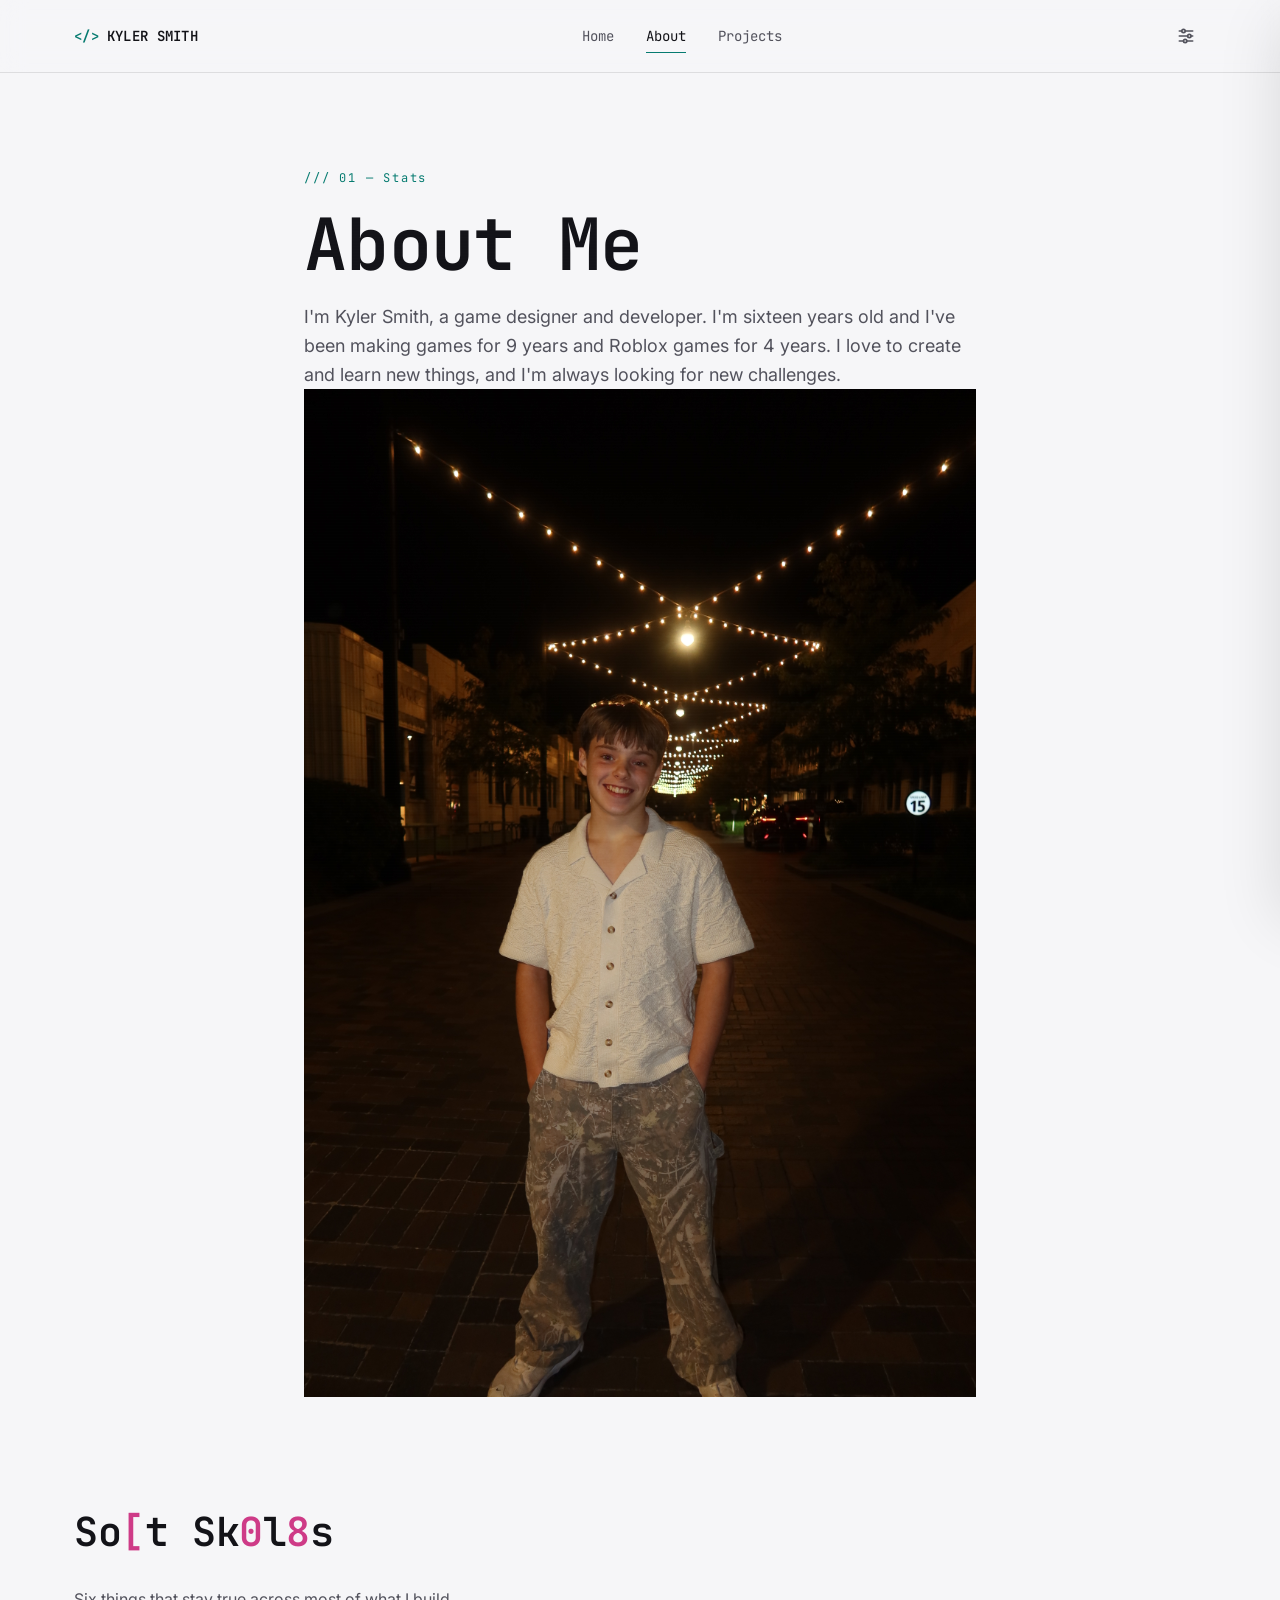
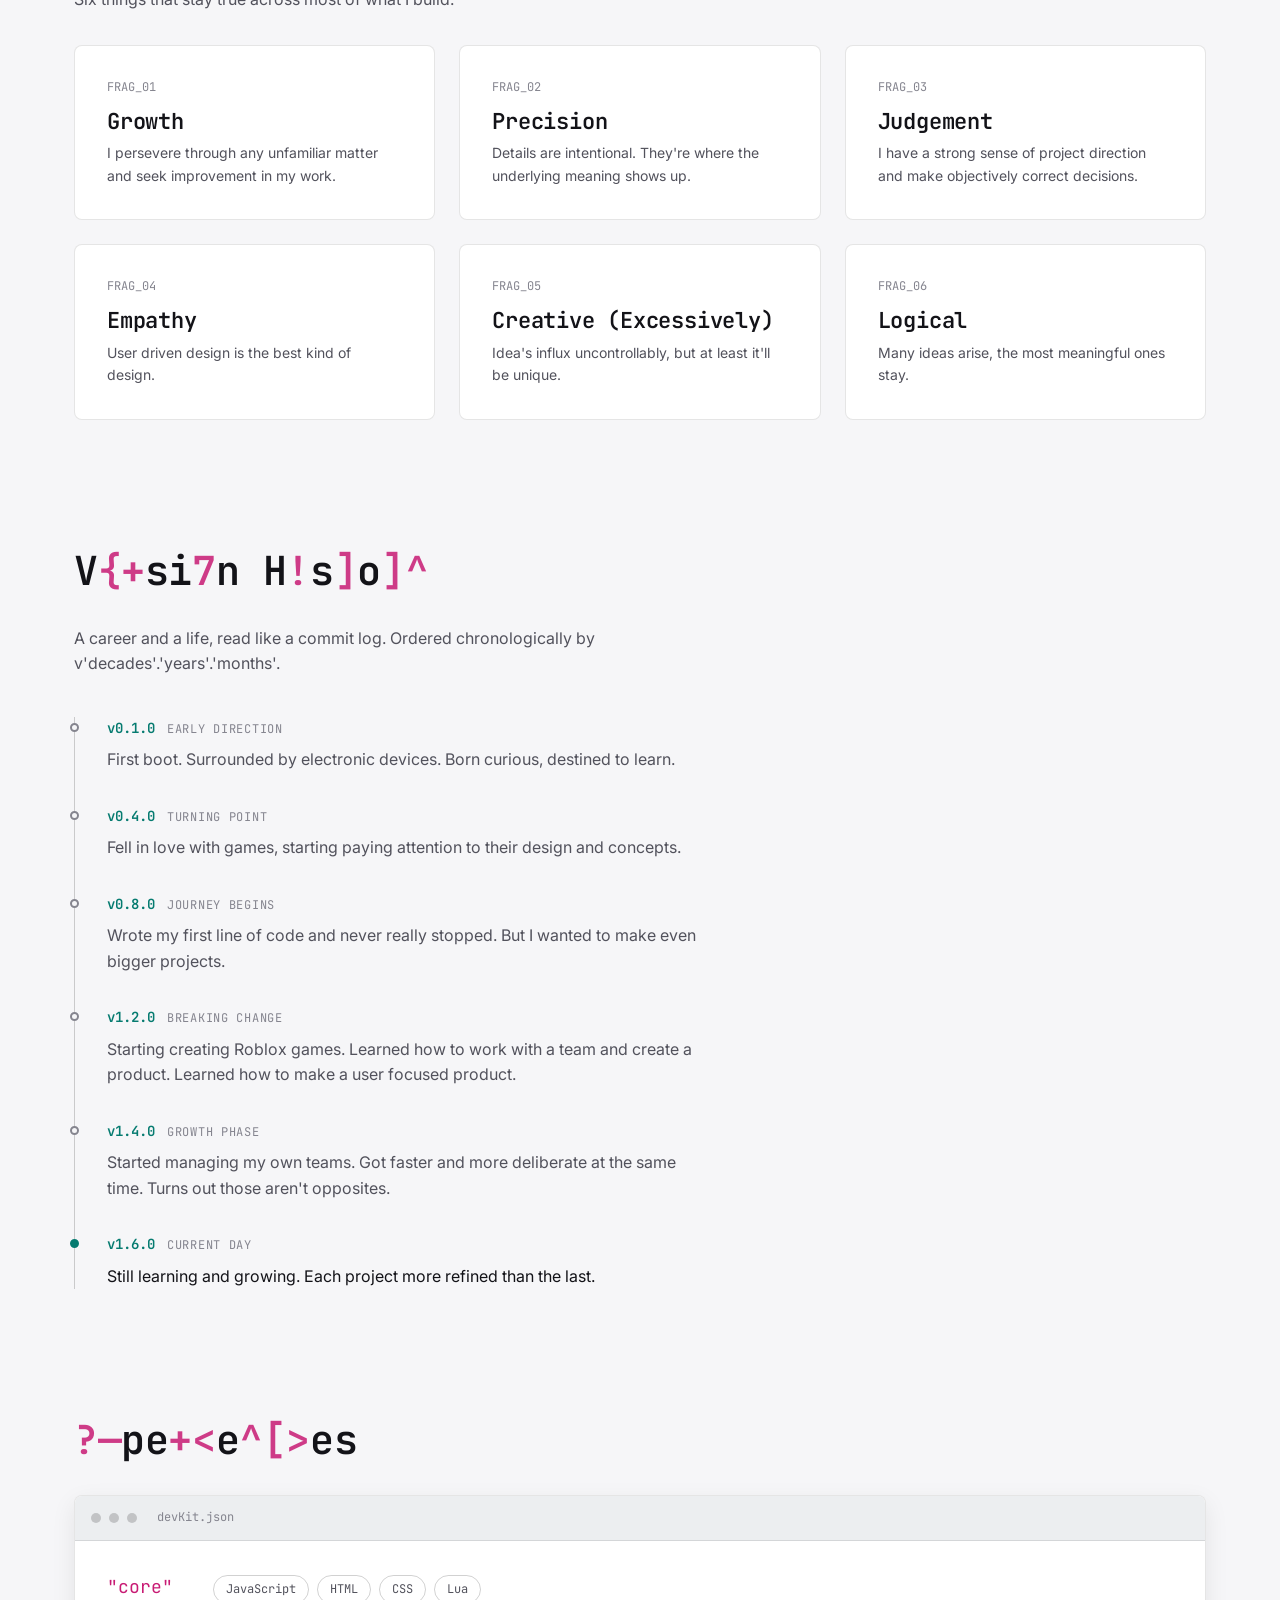
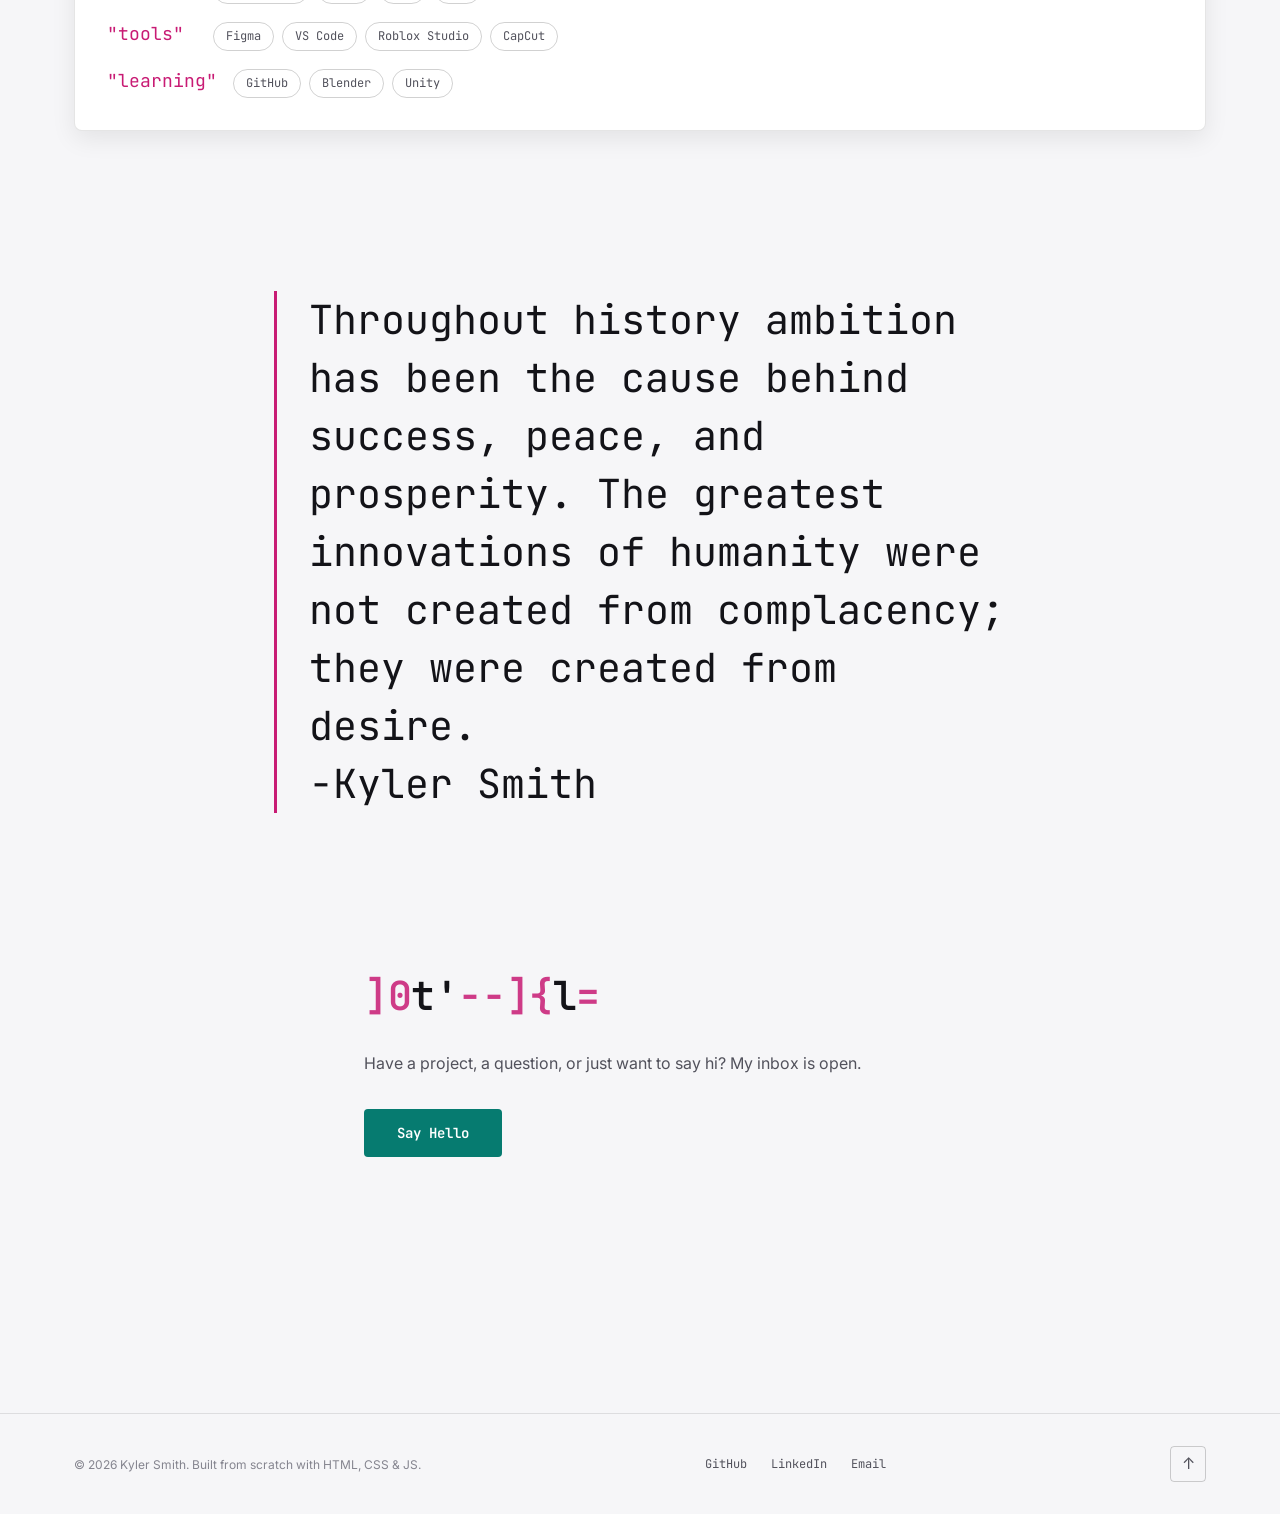
<file: about.html>
<!DOCTYPE html>
<html lang="en" data-theme="dark">
<head>
<meta charset="UTF-8">
<script>
  (function () {
    try {
      var stored = localStorage.getItem('portfolio:theme');
      var theme = (stored === 'dark' || stored === 'light')
        ? stored
        : (window.matchMedia('(prefers-color-scheme: light)').matches ? 'light' : 'dark');
      document.documentElement.setAttribute('data-theme', theme);
    } catch (e) {
      document.documentElement.setAttribute('data-theme', 'dark');
    }
  })();
</script>
<meta name="viewport" content="width=device-width, initial-scale=1.0">
<title>About — Kyler Smith</title>
<meta name="description" content="About Kyler Smith — background and progress.">
<link rel="icon" href="data:image/svg+xml,<svg xmlns='http://www.w3.org/2000/svg' viewBox='0 0 100 100'><rect width='100' height='100' fill='%230a0a0d'/><path d='M22 34 L48 50 L22 66' stroke='%233ff0e0' stroke-width='9' fill='none' stroke-linecap='round' stroke-linejoin='round'/><line x1='56' y1='68' x2='80' y2='68' stroke='%23ff3fa4' stroke-width='9' stroke-linecap='round'/></svg>">

<link rel="preconnect" href="https://fonts.googleapis.com">
<link rel="preconnect" href="https://fonts.gstatic.com" crossorigin>
<link href="https://fonts.googleapis.com/css2?family=Inter:wght@400;500;600;700&family=JetBrains+Mono:wght@400;500;600;700&display=swap" rel="stylesheet">

<link rel="stylesheet" href="css/variables.css">
<link rel="stylesheet" href="css/base.css">
<link rel="stylesheet" href="css/layout.css">
<link rel="stylesheet" href="css/glitch.css">
<link rel="stylesheet" href="css/about.css">

<script src="js/data.js" defer></script>
<script src="js/theme.js" defer></script>
<script src="js/sound.js" defer></script>
<script src="js/effects.js" defer></script>
<script src="js/nav.js" defer></script>
<script src="js/settings-panel.js" defer></script>
<script src="js/main.js" defer></script>
</head>
<body data-page="about">
<div class="scanlines" aria-hidden="true"></div>
<noscript><div class="noscript-banner">This site's navigation and effects need JavaScript. The content below still works without it.</div></noscript>

<header class="site-header">
  <div class="container site-header__inner">
    <a href="home.html" class="logo" data-nav-link>
      <span class="logo__mark" aria-hidden="true">&lt;/&gt;</span>
      <span class="logo__text glitch-hover" data-text="KYLER SMITH">KYLER SMITH</span>
    </a>
    <nav class="site-nav" aria-label="Primary">
      <button class="nav-toggle" id="navToggle" aria-expanded="false" aria-controls="siteNavList">
        <span class="nav-toggle__bar"></span>
        <span class="nav-toggle__bar"></span>
        <span class="nav-toggle__bar"></span>
        <span class="sr-only">Menu</span>
      </button>
      <ul class="site-nav__list" id="siteNavList">
        <li><a href="home.html" data-nav-link class="site-nav__link">Home</a></li>
        <li><a href="about.html" data-nav-link class="site-nav__link" aria-current="page">About</a></li>
        <li><a href="projects.html" data-nav-link class="site-nav__link">Projects</a></li>
      </ul>
    </nav>
    <button class="icon-btn settings-toggle" id="settingsToggle" aria-haspopup="dialog" aria-controls="settingsPanel" aria-expanded="false" aria-label="Open settings">
      <svg viewBox="0 0 24 24" width="20" height="20" fill="none" stroke="currentColor" stroke-width="2" stroke-linecap="round">
        <line x1="4" y1="6" x2="20" y2="6"/><circle cx="9" cy="6" r="2" fill="var(--color-surface)"/>
        <line x1="4" y1="12" x2="20" y2="12"/><circle cx="16" cy="12" r="2" fill="var(--color-surface)"/>
        <line x1="4" y1="18" x2="20" y2="18"/><circle cx="11" cy="18" r="2" fill="var(--color-surface)"/>
      </svg>
    </button>
  </div>
</header>

<main>
  <section class="page-hero container">
    <p class="page-hero__eyebrow">/// 01 — Stats</p>
    <div class="about-hero">
<div class="about-hero__content">
<h1 class="page-hero__title glitch" data-text="About Me">About Me</h1>
    <p class="page-hero__lede">
      I'm Kyler Smith, a game designer and developer. I'm sixteen years old and I've been making games for 9 years and Roblox games for 4 years. I love to create and learn new things, and I'm always looking for new challenges.
    </p></div><div class="about-hero__image"><img src="Images/me.JPG" alt="Portrait of Kyler Smith"></div></div>
  </section>

  <!-- ============================== FRAGMENTS ============================== -->
  <section class="fragments container">
    <h2 class="section-title" data-scramble>Soft Skills</h2>
    <p class="fragments__intro">Six things that stay true across most of what I build.</p>
    <div class="fragments__grid">
      <article class="fragment-card">
        <span class="fragment-card__num">FRAG_01</span>
        <h3>Growth</h3>
        <p>I persevere through any unfamiliar matter and seek improvement in my work.</p>
      </article>
      <article class="fragment-card"> 
        <span class="fragment-card__num">FRAG_02</span>
        <h3>Precision</h3>
        <p>Details are intentional. They're where the underlying meaning shows up. </p>
      </article>
      <article class="fragment-card">
        <span class="fragment-card__num">FRAG_03</span>
        <h3>Judgement</h3>
        <p> I have a strong sense of project direction and make objectively correct decisions.</p>
      </article>
      <article class="fragment-card">
        <span class="fragment-card__num">FRAG_04</span>
        <h3>Empathy</h3>
        <p>User driven design is the best kind of design.</p>
      </article>
      <article class="fragment-card">
        <span class="fragment-card__num">FRAG_05</span>
        <h3>Creative (Excessively)</h3>
        <p>Idea's influx uncontrollably, but at least it'll be unique. </p>
      </article>
      <article class="fragment-card">
        <span class="fragment-card__num">FRAG_06</span>
        <h3>Logical</h3>
        <p>Many ideas arise, the most meaningful ones stay.</p>
      </article>
    </div>
  </section>

  <!-- ============================== CHANGELOG ============================== -->
  <section class="changelog container">
    <h2 class="section-title" data-scramble>Version History</h2>
    <p class="changelog__intro">A career and a life, read like a commit log. Ordered chronologically by v'decades'.'years'.'months'.</p>
    <ol class="changelog__list">
      <li class="changelog__entry">
        <div class="changelog__meta"><span class="changelog__version">v0.1.0</span><span class="changelog__date">Early direction</span></div>
        <p class="changelog__desc">First boot. Surrounded by electronic devices. Born curious, destined to learn.</p>
      </li>
      <li class="changelog__entry">
        <div class="changelog__meta"><span class="changelog__version">v0.4.0</span><span class="changelog__date">Turning point</span></div>
        <p class="changelog__desc">
         Fell in love with games, starting paying attention to their design and concepts.
        </p>
        <li class="changelog__entry">
          <div class="changelog__meta"><span class="changelog__version">v0.8.0</span><span class="changelog__date">Journey begins</span></div>
          <p class="changelog__desc">Wrote my first line of code and never really stopped. But I wanted to make even bigger projects.</p>
        </li>
      </li>
      <li class="changelog__entry">
        <div class="changelog__meta"><span class="changelog__version">v1.2.0</span><span class="changelog__date">Breaking change</span></div>
        <p class="changelog__desc">
          Starting creating Roblox games. Learned how to work with a team and create a product. Learned how to make a user focused product.
        </p>
      </li>
      <li class="changelog__entry">
        <div class="changelog__meta"><span class="changelog__version">v1.4.0</span><span class="changelog__date">Growth phase</span></div>
        <p class="changelog__desc">
          <!-- Replace: a period of real growth — a job, a project, a mentor, a failure. -->
          Started managing my own teams. Got faster and more deliberate at the same time. Turns out those aren't opposites.
        </p>
      </li>
      <li class="changelog__entry changelog__entry--current">
        <div class="changelog__meta"><span class="changelog__version">v1.6.0</span><span class="changelog__date">Current day</span></div>
        <p class="changelog__desc">Still learning and growing. Each project more refined than the last. </p>
      </li>
    </ol>
  </section>

  <!-- ============================== STACK ============================== -->
  <section class="stack container">
    <h2 class="section-title" data-scramble>Dependencies</h2>
    <div class="terminal">
      <div class="terminal__bar">
        <span class="terminal__dot"></span><span class="terminal__dot"></span><span class="terminal__dot"></span>
        <span class="terminal__title">devKit.json</span>
      </div>
      <div class="terminal__body stack__body">
        <div class="stack__row">
          <span class="stack__key">"core"</span>
          <div class="stack__chips">
            <span class="chip">JavaScript</span><span class="chip">HTML</span><span class="chip">CSS</span>
            <span class="chip">Lua</span>
          </div>
        </div>
        <div class="stack__row">
          <span class="stack__key">"tools"</span>
          <div class="stack__chips">
            <span class="chip">Figma</span><span class="chip">VS Code</span>
            <span class="chip">Roblox Studio</span><span class="chip">CapCut</span>
          </div>
        </div>
        <div class="stack__row">
          <span class="stack__key">"learning"</span>
          <div class="stack__chips">
            <!-- <span class="chip chip--accent">WebGL</span><span class="chip chip--accent">Rust</span> -->
            <span class="chip">GitHub</span><span class="chip">Blender</span><span class="chip">Unity</span>
          </div>
        </div>
      </div>
    </div>
  </section>

  <!-- ============================== MANIFESTO ============================== -->
  <section class="manifesto container">
    <blockquote class="manifesto__quote">
      Throughout history ambition has been the cause behind success, peace, and prosperity.
       The greatest innovations of humanity were not created from complacency; they were created from desire. <br>-<span class="glitch-hover" data-text="Kyler Smith">Kyler Smith</span>
    </blockquote>
  </section>

  <!-- ============================== CONTACT CTA ============================== -->
  <section class="contact-cta container">
    <h2 class="section-title" data-scramble>Let's Talk</h2>
    <p class="contact-cta__text">Have a project, a question, or just want to say hi? My inbox is open.</p>
    <a href="mailto:kylersmith1101@gmail.com" class="btn btn--primary">Say Hello</a>
  </section>
</main>

<footer class="site-footer">
  <div class="container site-footer__inner">
    <p class="site-footer__text">© <span id="year">2026</span> Kyler Smith. Built from scratch with HTML, CSS &amp; JS.</p>
    <ul class="site-footer__social">
      <li><a href="https://github.com/KylerNexTech" data-nav-link>GitHub</a></li>
      <li><a href="https://www.linkedin.com/in/kyler-smith-7a7b10415/" data-nav-link>LinkedIn</a></li>
      <li><a href="mailto:kylersmith1101@gmail.com">Email</a></li>
    </ul>
    <button class="back-to-top" id="backToTop" aria-label="Back to top">↑</button>
  </div>
</footer>

<div class="settings-overlay" id="settingsOverlay" inert></div>
<aside class="settings-panel" id="settingsPanel" role="dialog" aria-modal="true" aria-labelledby="settingsTitle" inert>
  <div class="settings-panel__header">
    <h2 id="settingsTitle" class="settings-panel__title">Settings</h2>
    <button class="icon-btn" id="settingsClose" aria-label="Close settings">
      <svg viewBox="0 0 24 24" width="18" height="18" fill="none" stroke="currentColor" stroke-width="2" stroke-linecap="round"><line x1="5" y1="5" x2="19" y2="19"/><line x1="19" y1="5" x2="5" y2="19"/></svg>
    </button>
  </div>
  <div class="settings-panel__body">
    <section class="settings-group">
      <h3 class="settings-group__title">Appearance</h3>
      <div class="settings-row">
        <div>
          <p class="settings-row__label">Dark Mode</p>
          <p class="settings-row__desc">Switch between dark and light interface.</p>
        </div>
        <button class="switch" id="darkModeSwitch" role="switch" aria-checked="true" aria-label="Toggle dark mode">
          <span class="switch__track"><span class="switch__thumb"></span></span>
        </button>
      </div>
    </section>
    <section class="settings-group">
      <h3 class="settings-group__title">Audio</h3>
      <div class="settings-row">
        <div>
          <p class="settings-row__label">Sound Effects</p>
          <p class="settings-row__desc">Interface clicks and glitch blips.</p>
        </div>
        <button class="switch" id="sfxSwitch" role="switch" aria-checked="true" aria-label="Toggle sound effects">
          <span class="switch__track"><span class="switch__thumb"></span></span>
        </button>
      </div>
      <div class="settings-row">
        <div>
          <p class="settings-row__label">Background Music</p>
          <p class="settings-row__desc">Quiet generative ambient loop.</p>
        </div>
        <button class="switch" id="musicSwitch" role="switch" aria-checked="false" aria-label="Toggle background music">
          <span class="switch__track"><span class="switch__thumb"></span></span>
        </button>
      </div>
    </section>
  </div>
  <div class="settings-panel__footer">
    <p class="settings-panel__note">Preferences save to this browser only.</p>
  </div>
</aside>

</body>
</html>
</file>
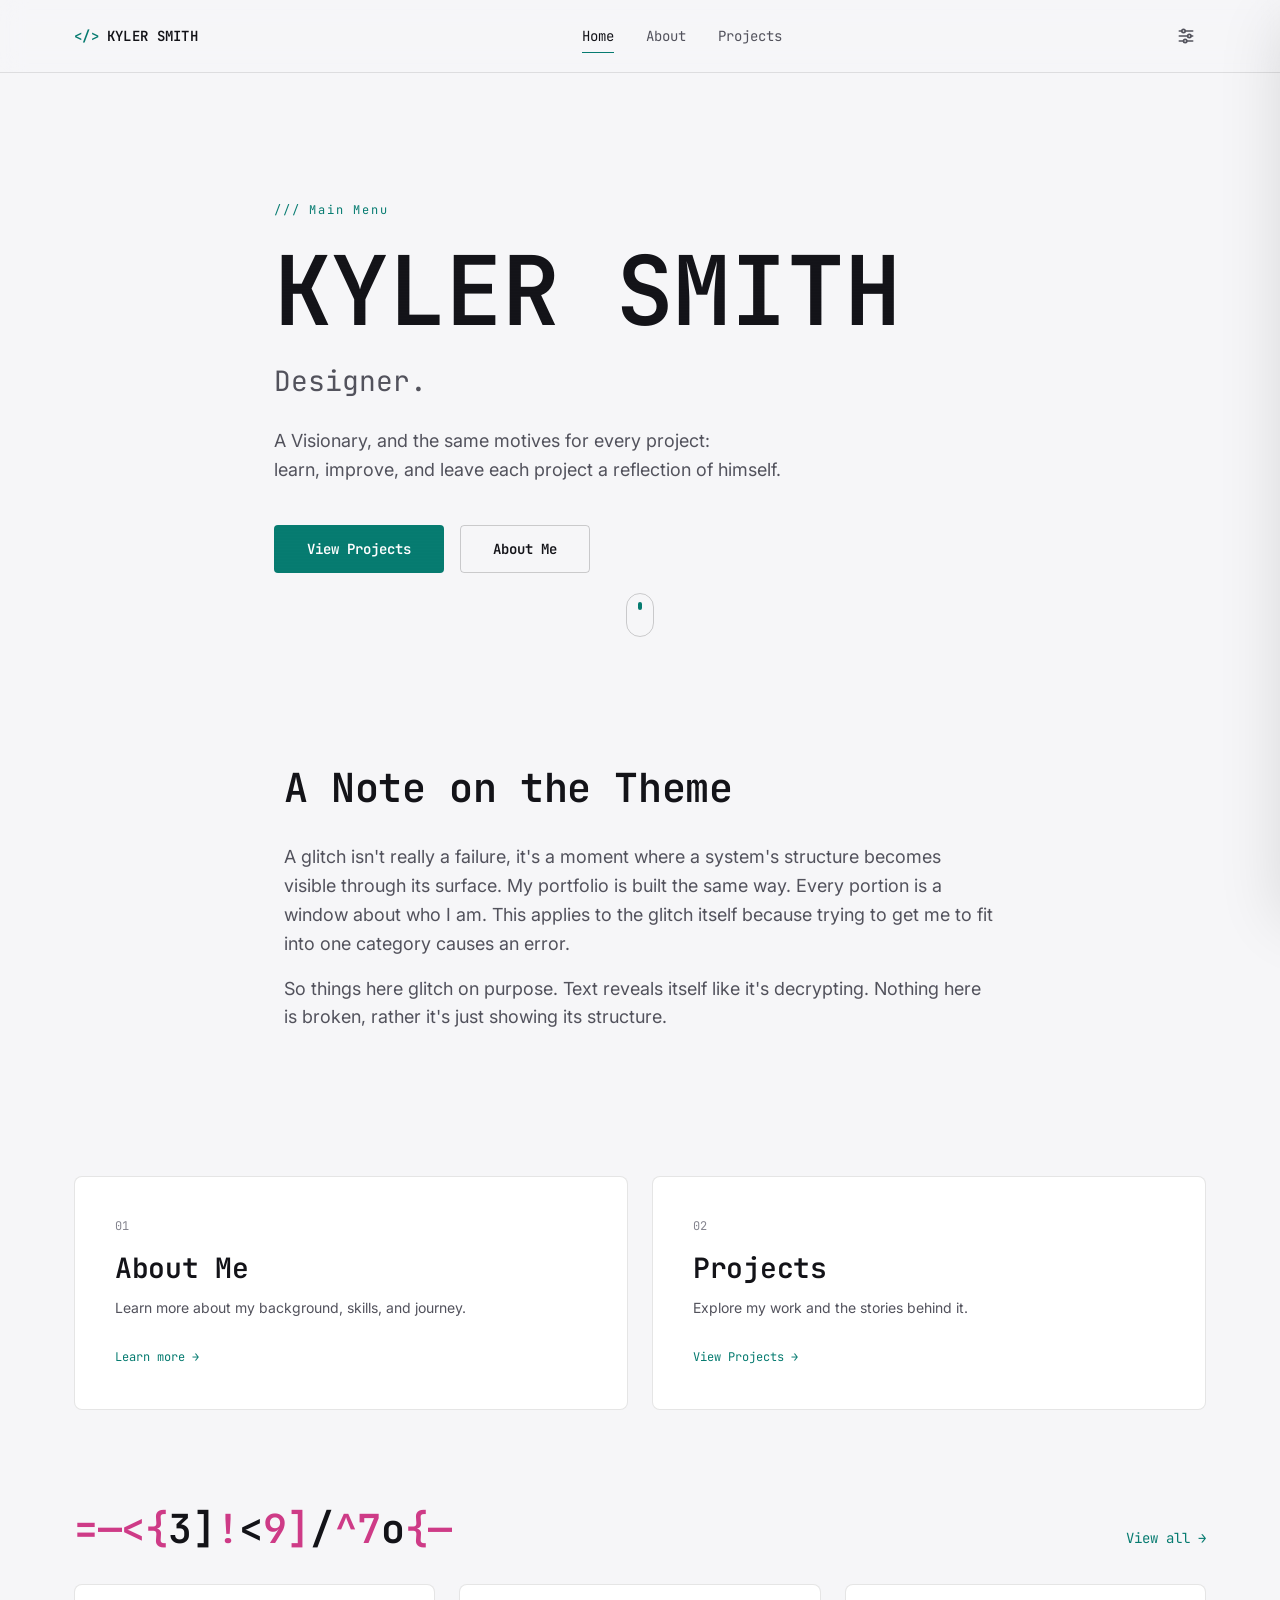
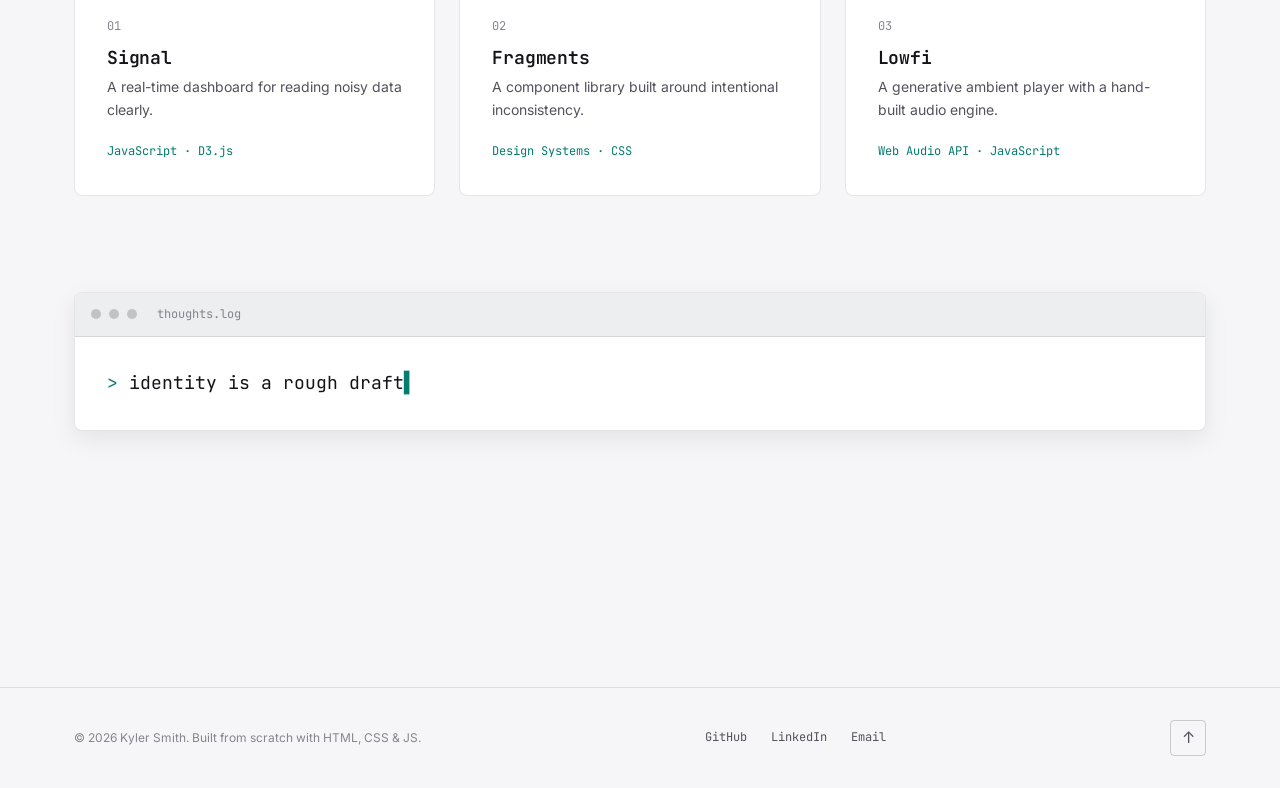
<file: home.html>
<!DOCTYPE html>
<html lang="en" data-theme="dark">
<head>
<meta charset="UTF-8">
<script>
  /* Blocking, synchronous: sets the theme attribute before first paint so
     there is no flash of the wrong theme. Keep this inline — moving it to
     an external file defeats the purpose. */
  (function () {
    try {
      var stored = localStorage.getItem('portfolio:theme');
      var theme = (stored === 'dark' || stored === 'light')
        ? stored
        : (window.matchMedia('(prefers-color-scheme: light)').matches ? 'light' : 'dark');
      document.documentElement.setAttribute('data-theme', theme);
    } catch (e) {
      document.documentElement.setAttribute('data-theme', 'dark');
    }
  })();
</script>
<meta name="viewport" content="width=device-width, initial-scale=1.0">
<title>Kyler Smith — Portfolio</title>
<meta name="description" content="Portfolio of Kyler Smith — designer and developer. Browse selected projects, read about me, and get in touch.">
<link rel="icon" href="data:image/svg+xml,<svg xmlns='http://www.w3.org/2000/svg' viewBox='0 0 100 100'><rect width='100' height='100' fill='%230a0a0d'/><path d='M22 34 L48 50 L22 66' stroke='%233ff0e0' stroke-width='9' fill='none' stroke-linecap='round' stroke-linejoin='round'/><line x1='56' y1='68' x2='80' y2='68' stroke='%23ff3fa4' stroke-width='9' stroke-linecap='round'/></svg>">

<link rel="preconnect" href="https://fonts.googleapis.com">
<link rel="preconnect" href="https://fonts.gstatic.com" crossorigin>
<link href="https://fonts.googleapis.com/css2?family=Inter:wght@400;500;600;700&family=JetBrains+Mono:wght@400;500;600;700&display=swap" rel="stylesheet">

<link rel="stylesheet" href="css/variables.css">
<link rel="stylesheet" href="css/base.css">
<link rel="stylesheet" href="css/layout.css">
<link rel="stylesheet" href="css/glitch.css">
<link rel="stylesheet" href="css/home.css">

<script src="js/data.js" defer></script>
<script src="js/theme.js" defer></script>
<script src="js/sound.js" defer></script>
<script src="js/effects.js" defer></script>
<script src="js/nav.js" defer></script>
<script src="js/settings-panel.js" defer></script>
<script src="js/main.js" defer></script>
</head>
<body data-page="home">
<div class="scanlines" aria-hidden="true"></div>
<noscript><div class="noscript-banner">This site's navigation and effects need JavaScript. The content below still works without it.</div></noscript>

<!-- ============================== HEADER ============================== -->
<!-- NOTE: this header block is duplicated in home.html / about.html / projects.html.
     Keep the three in sync, or add a fourth copy if you add a page. -->
<header class="site-header">
  <div class="container site-header__inner">
    <a href="home.html" class="logo" data-nav-link>
      <span class="logo__mark" aria-hidden="true">&lt;/&gt;</span>
      <span class="logo__text glitch-hover" data-text="KYLER SMITH">KYLER SMITH</span>
    </a>

    <nav class="site-nav" aria-label="Primary">
      <button class="nav-toggle" id="navToggle" aria-expanded="false" aria-controls="siteNavList">
        <span class="nav-toggle__bar"></span>
        <span class="nav-toggle__bar"></span>
        <span class="nav-toggle__bar"></span>
        <span class="sr-only">Menu</span>
      </button>
      <ul class="site-nav__list" id="siteNavList">
        <li><a href="home.html" data-nav-link class="site-nav__link" aria-current="page">Home</a></li>
        <li><a href="about.html" data-nav-link class="site-nav__link">About</a></li>
        <li><a href="projects.html" data-nav-link class="site-nav__link">Projects</a></li>
      </ul>
    </nav>

    <button class="icon-btn settings-toggle" id="settingsToggle" aria-haspopup="dialog" aria-controls="settingsPanel" aria-expanded="false" aria-label="Open settings">
      <svg viewBox="0 0 24 24" width="20" height="20" fill="none" stroke="currentColor" stroke-width="2" stroke-linecap="round">
        <line x1="4" y1="6" x2="20" y2="6"/><circle cx="9" cy="6" r="2" fill="var(--color-surface)"/>
        <line x1="4" y1="12" x2="20" y2="12"/><circle cx="16" cy="12" r="2" fill="var(--color-surface)"/>
        <line x1="4" y1="18" x2="20" y2="18"/><circle cx="11" cy="18" r="2" fill="var(--color-surface)"/>
      </svg>
    </button>
  </div>
</header>

<main>
  <!-- ============================== HERO ============================== -->
  <section class="hero">
    <span class="glitch-block" aria-hidden="true"></span>
    <span class="glitch-block" aria-hidden="true"></span>
    <span class="glitch-block" aria-hidden="true"></span>
    <div class="container hero__inner">
      <p class="hero__eyebrow">/// Main Menu</p>
      <h1 class="hero__title" data-scramble>KYLER SMITH</h1>
      <p class="hero__role" id="roleCycle" aria-live="polite">Designer.</p>
      <p class="hero__statement">
        A Visionary, and the same motives for every project:<br class="hide-mobile">
        learn, improve, and leave each project a reflection of himself.
      </p>
      <div class="hero__cta">
        <a href="projects.html" class="btn btn--primary" data-nav-link>View Projects</a>
        <a href="about.html" class="btn btn--ghost" data-nav-link>About Me</a>
      </div>
    </div>
    <button class="scroll-cue" id="scrollCue" aria-label="Scroll to learn more">
      <span></span>
    </button>
  </section>

  <!-- ============================== CONCEPT ============================== -->
  <section class="concept container">
    <h2 class="section-title" data-scramble>A Note on the Theme</h2>
    <p class="concept__text">
      A glitch isn't really a failure, it's a moment where a system's structure becomes
      visible through its surface. My portfolio is built the same way. Every portion is a
      window about who I am. This applies to the glitch itself because trying to get me to fit into one category causes an error.
    </p>
    <p class="concept__text">
      So things here glitch on purpose. Text reveals itself like it's decrypting. Nothing here is broken, rather
      it's just showing its structure.
    </p>
  </section>

  <!-- ============================== INTRO CARDS ============================== -->
  <section class="intro-cards container">
    <a class="intro-card" href="about.html" data-nav-link>
      <span class="intro-card__index">01</span>
      <h3 class="intro-card__title glitch-hover" data-text="About Me">About Me</h3>
      <p class="intro-card__text">Learn more about my background, skills, and journey.</p>
      <span class="intro-card__cta">Learn more →</span>
    </a>
    <a class="intro-card" href="projects.html" data-nav-link>
      <span class="intro-card__index">02</span>
      <h3 class="intro-card__title glitch-hover" data-text="Projects">Projects</h3>
      <p class="intro-card__text">Explore my work and the stories behind it.</p>
      <span class="intro-card__cta">View Projects →</span>
    </a>
  </section>

  <!-- ============================== FEATURED WORK ============================== -->
  <section class="featured container">
    <div class="featured__header">
      <h2 class="section-title" data-scramble>Highlighted Work</h2>
      <a href="projects.html" class="featured__link glitch-hover" data-text="View all →" data-nav-link>View all →</a>
    </div>
    <div class="featured__grid" id="featuredProjects">
      <!-- Populated by main.js from the PROJECTS array in js/data.js -->
    </div>
  </section>

  <!-- ============================== TERMINAL / THOUGHTS ============================== -->
  <section class="terminal-block container">
    <div class="terminal">
      <div class="terminal__bar">
        <span class="terminal__dot"></span><span class="terminal__dot"></span><span class="terminal__dot"></span>
        <span class="terminal__title">thoughts.log</span>
      </div>
      <div class="terminal__body">
        <p><span class="terminal__prompt">&gt;</span> <span id="terminalText" class="terminal__text"></span><span class="terminal__cursor" aria-hidden="true">▌</span></p>
      </div>
    </div>
  </section>
</main>

<!-- ============================== FOOTER ============================== -->
<footer class="site-footer">
  <div class="container site-footer__inner">
    <p class="site-footer__text">© <span id="year">2026</span> Kyler Smith. Built from scratch with HTML, CSS &amp; JS.</p>
    <ul class="site-footer__social">
      <li><a href="#" data-nav-link>GitHub</a></li>
      <li><a href="#" data-nav-link>LinkedIn</a></li>
      <li><a href="mailto:kylersmith1101@gmail.com">Email</a></li>
    </ul>
    <button class="back-to-top" id="backToTop" aria-label="Back to top">↑</button>
  </div>
</footer>

<!-- ============================== SETTINGS PANEL ============================== -->
<!-- NOTE: duplicated across all three pages so it works with no build step. -->
<div class="settings-overlay" id="settingsOverlay" inert></div>
<aside class="settings-panel" id="settingsPanel" role="dialog" aria-modal="true" aria-labelledby="settingsTitle" inert>
  <div class="settings-panel__header">
    <h2 id="settingsTitle" class="settings-panel__title">Settings</h2>
    <button class="icon-btn" id="settingsClose" aria-label="Close settings">
      <svg viewBox="0 0 24 24" width="18" height="18" fill="none" stroke="currentColor" stroke-width="2" stroke-linecap="round"><line x1="5" y1="5" x2="19" y2="19"/><line x1="19" y1="5" x2="5" y2="19"/></svg>
    </button>
  </div>
  <div class="settings-panel__body">
    <section class="settings-group">
      <h3 class="settings-group__title">Appearance</h3>
      <div class="settings-row">
        <div>
          <p class="settings-row__label">Dark Mode</p>
          <p class="settings-row__desc">Switch between dark and light interface.</p>
        </div>
        <button class="switch" id="darkModeSwitch" role="switch" aria-checked="true" aria-label="Toggle dark mode">
          <span class="switch__track"><span class="switch__thumb"></span></span>
        </button>
      </div>
    </section>
    <section class="settings-group">
      <h3 class="settings-group__title">Audio</h3>
      <div class="settings-row">
        <div>
          <p class="settings-row__label">Sound Effects</p>
          <p class="settings-row__desc">Interface clicks and glitch blips.</p>
        </div>
        <button class="switch" id="sfxSwitch" role="switch" aria-checked="true" aria-label="Toggle sound effects">
          <span class="switch__track"><span class="switch__thumb"></span></span>
        </button>
      </div>
      <div class="settings-row">
        <div>
          <p class="settings-row__label">Background Music</p>
          <p class="settings-row__desc">Quiet generative ambient loop.</p>
        </div>
        <button class="switch" id="musicSwitch" role="switch" aria-checked="false" aria-label="Toggle background music">
          <span class="switch__track"><span class="switch__thumb"></span></span>
        </button>
      </div>
    </section>
  </div>
  <div class="settings-panel__footer">
    <p class="settings-panel__note">Preferences save to this browser only.</p>
  </div>
</aside>

</body>
</html>
</file>
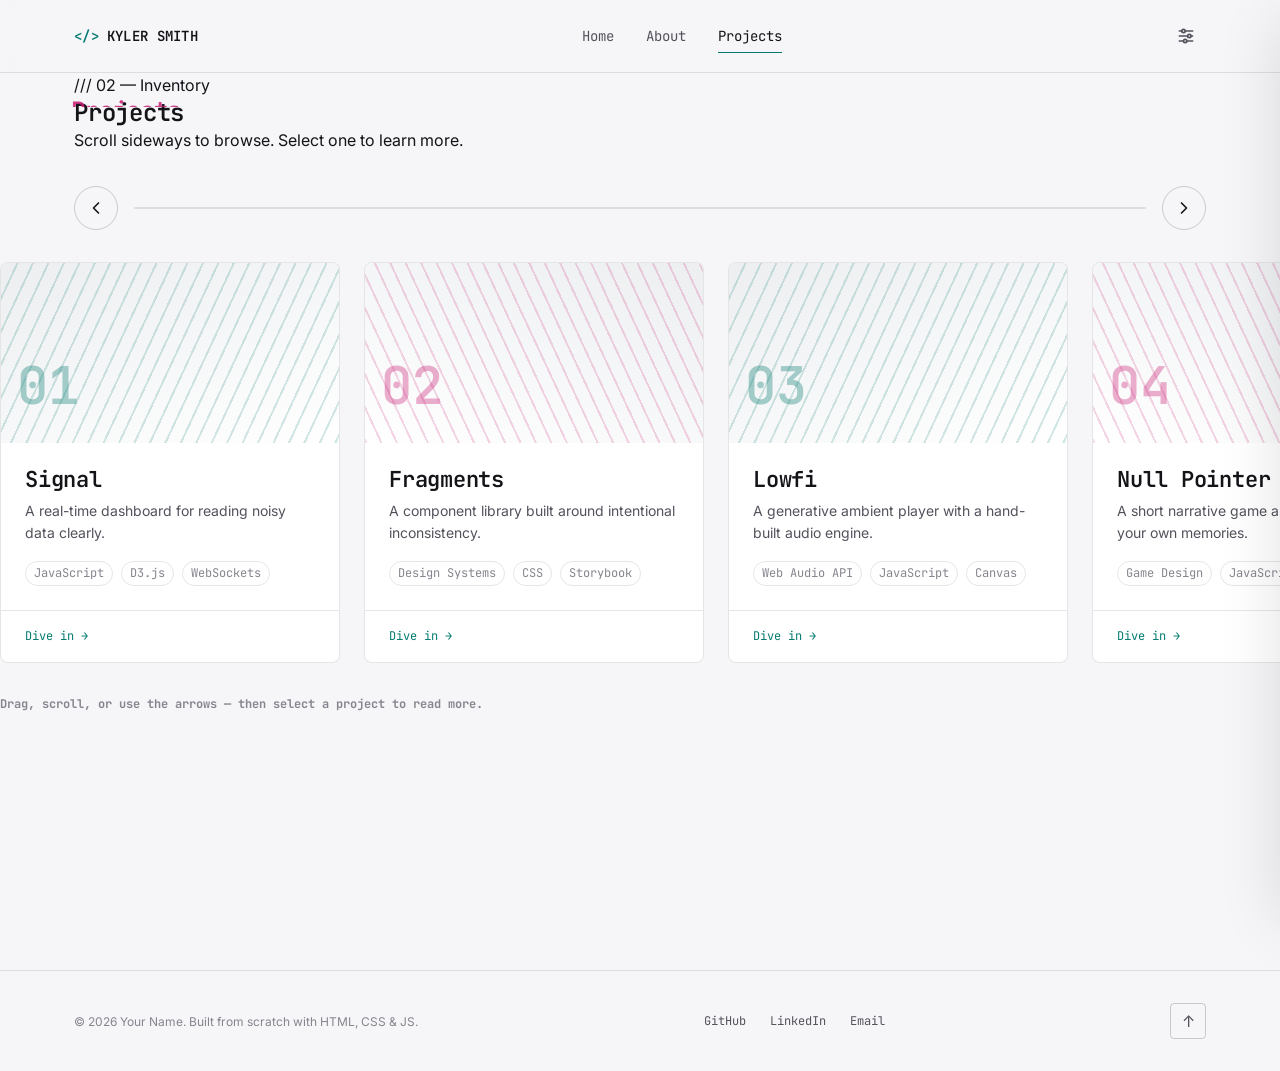
<file: projects.html>
<!DOCTYPE html>
<html lang="en" data-theme="dark">
<head>
<meta charset="UTF-8">
<script>
  (function () {
    try {
      var stored = localStorage.getItem('portfolio:theme');
      var theme = (stored === 'dark' || stored === 'light')
        ? stored
        : (window.matchMedia('(prefers-color-scheme: light)').matches ? 'light' : 'dark');
      document.documentElement.setAttribute('data-theme', theme);
    } catch (e) {
      document.documentElement.setAttribute('data-theme', 'dark');
    }
  })();
</script>
<meta name="viewport" content="width=device-width, initial-scale=1.0">
<title>Projects — Kyler Smith</title>
<meta name="description" content="Selected projects by Kyler Smith, see what he can do.">
<link rel="icon" href="data:image/svg+xml,<svg xmlns='http://www.w3.org/2000/svg' viewBox='0 0 100 100'><rect width='100' height='100' fill='%230a0a0d'/><path d='M22 34 L48 50 L22 66' stroke='%233ff0e0' stroke-width='9' fill='none' stroke-linecap='round' stroke-linejoin='round'/><line x1='56' y1='68' x2='80' y2='68' stroke='%23ff3fa4' stroke-width='9' stroke-linecap='round'/></svg>">

<link rel="preconnect" href="https://fonts.googleapis.com">
<link rel="preconnect" href="https://fonts.gstatic.com" crossorigin>
<link href="https://fonts.googleapis.com/css2?family=Inter:wght@400;500;600;700&family=JetBrains+Mono:wght@400;500;600;700&display=swap" rel="stylesheet">

<link rel="stylesheet" href="css/variables.css">
<link rel="stylesheet" href="css/base.css">
<link rel="stylesheet" href="css/layout.css">
<link rel="stylesheet" href="css/glitch.css">
<link rel="stylesheet" href="css/projects.css">

<script src="js/data.js" defer></script>
<script src="js/theme.js" defer></script>
<script src="js/sound.js" defer></script>
<script src="js/effects.js" defer></script>
<script src="js/nav.js" defer></script>
<script src="js/settings-panel.js" defer></script>
<script src="js/carousel.js" defer></script>
<script src="js/main.js" defer></script>
</head>
<body data-page="projects">
<div class="scanlines" aria-hidden="true"></div>
<noscript><div class="noscript-banner">This page's project archive is built with JavaScript. Please enable it to browse projects.</div></noscript>

<header class="site-header">
  <div class="container site-header__inner">
    <a href="home.html" class="logo" data-nav-link>
      <span class="logo__mark" aria-hidden="true">&lt;/&gt;</span>
      <span class="logo__text glitch-hover" data-text="KYLER SMITH">KYLER SMITH</span>
    </a>
    <nav class="site-nav" aria-label="Primary">
      <button class="nav-toggle" id="navToggle" aria-expanded="false" aria-controls="siteNavList">
        <span class="nav-toggle__bar"></span>
        <span class="nav-toggle__bar"></span>
        <span class="nav-toggle__bar"></span>
        <span class="sr-only">Menu</span>
      </button>
      <ul class="site-nav__list" id="siteNavList">
        <li><a href="home.html" data-nav-link class="site-nav__link">Home</a></li>
        <li><a href="about.html" data-nav-link class="site-nav__link">About</a></li>
        <li><a href="projects.html" data-nav-link class="site-nav__link" aria-current="page">Projects</a></li>
      </ul>
    </nav>
    <button class="icon-btn settings-toggle" id="settingsToggle" aria-haspopup="dialog" aria-controls="settingsPanel" aria-expanded="false" aria-label="Open settings">
      <svg viewBox="0 0 24 24" width="20" height="20" fill="none" stroke="currentColor" stroke-width="2" stroke-linecap="round">
        <line x1="4" y1="6" x2="20" y2="6"/><circle cx="9" cy="6" r="2" fill="var(--color-surface)"/>
        <line x1="4" y1="12" x2="20" y2="12"/><circle cx="16" cy="12" r="2" fill="var(--color-surface)"/>
        <line x1="4" y1="18" x2="20" y2="18"/><circle cx="11" cy="18" r="2" fill="var(--color-surface)"/>
      </svg>
    </button>
  </div>
</header>

<main>
  <section class="page-hero container">
    <p class="page-hero__eyebrow">/// 02 — Inventory</p>
    <h1 class="page-hero__title glitch" data-text="Projects">Projects</h1>
    <p class="page-hero__lede">Scroll sideways to browse. Select one to learn more.</p>
  </section>

  <!-- ============================== CAROUSEL ============================== -->
  <section class="carousel-section" aria-label="Projects carousel">
    <div class="container carousel-controls">
      <button class="carousel-arrow" id="carouselPrev" aria-label="Previous project">
        <svg viewBox="0 0 24 24" width="20" height="20" fill="none" stroke="currentColor" stroke-width="2" stroke-linecap="round" stroke-linejoin="round"><polyline points="15 18 9 12 15 6"/></svg>
      </button>
      <div class="carousel-progress" aria-hidden="true">
        <span class="carousel-progress__fill" id="carouselProgressFill"></span>
      </div>
      <button class="carousel-arrow" id="carouselNext" aria-label="Next project">
        <svg viewBox="0 0 24 24" width="20" height="20" fill="none" stroke="currentColor" stroke-width="2" stroke-linecap="round" stroke-linejoin="round"><polyline points="9 18 15 12 9 6"/></svg>
      </button>
    </div>

    <div class="carousel" id="carousel" aria-label="Project cards, scrollable">
      <!-- Cards are rendered by js/carousel.js from the PROJECTS array in js/data.js -->
    </div>
    <h5 class="carousel-hint">Drag, scroll, or use the arrows — then select a project to read more.</h5>
  </section>
</main>

<footer class="site-footer">
  <div class="container site-footer__inner">
    <p class="site-footer__text">© <span id="year">2026</span> Your Name. Built from scratch with HTML, CSS &amp; JS.</p>
    <ul class="site-footer__social">
      <li><a href="#" data-nav-link>GitHub</a></li>
      <li><a href="#" data-nav-link>LinkedIn</a></li>
      <li><a href="mailto:kylersmith1101@gmail.com">Email</a></li>
    </ul>
    <button class="back-to-top" id="backToTop" aria-label="Back to top">↑</button>
  </div>
</footer>

<!-- ============================== PROJECT DETAIL MODAL ============================== -->
<div class="project-modal-overlay" id="projectModalOverlay" inert>
  <div class="project-modal" id="projectModal" role="dialog" aria-modal="true" aria-labelledby="projectModalTitle">
    <button class="icon-btn project-modal__close" id="projectModalClose" aria-label="Close project details">
      <svg viewBox="0 0 24 24" width="18" height="18" fill="none" stroke="currentColor" stroke-width="2" stroke-linecap="round"><line x1="5" y1="5" x2="19" y2="19"/><line x1="19" y1="5" x2="5" y2="19"/></svg>
    </button>
    <div class="project-modal__content" id="projectModalContent">
      <!-- Populated by js/carousel.js -->
    </div>
  </div>
</div>

<div class="settings-overlay" id="settingsOverlay" inert></div>
<aside class="settings-panel" id="settingsPanel" role="dialog" aria-modal="true" aria-labelledby="settingsTitle" inert>
  <div class="settings-panel__header">
    <h2 id="settingsTitle" class="settings-panel__title">Settings</h2>
    <button class="icon-btn" id="settingsClose" aria-label="Close settings">
      <svg viewBox="0 0 24 24" width="18" height="18" fill="none" stroke="currentColor" stroke-width="2" stroke-linecap="round"><line x1="5" y1="5" x2="19" y2="19"/><line x1="19" y1="5" x2="5" y2="19"/></svg>
    </button>
  </div>
  <div class="settings-panel__body">
    <section class="settings-group">
      <h3 class="settings-group__title">Appearance</h3>
      <div class="settings-row">
        <div>
          <p class="settings-row__label">Dark Mode</p>
          <p class="settings-row__desc">Switch between dark and light interface.</p>
        </div>
        <button class="switch" id="darkModeSwitch" role="switch" aria-checked="true" aria-label="Toggle dark mode">
          <span class="switch__track"><span class="switch__thumb"></span></span>
        </button>
      </div>
    </section>
    <section class="settings-group">
      <h3 class="settings-group__title">Audio</h3>
      <div class="settings-row">
        <div>
          <p class="settings-row__label">Sound Effects</p>
          <p class="settings-row__desc">Interface clicks and glitch blips.</p>
        </div>
        <button class="switch" id="sfxSwitch" role="switch" aria-checked="true" aria-label="Toggle sound effects">
          <span class="switch__track"><span class="switch__thumb"></span></span>
        </button>
      </div>
      <div class="settings-row">
        <div>
          <p class="settings-row__label">Background Music</p>
          <p class="settings-row__desc">Quiet generative ambient loop.</p>
        </div>
        <button class="switch" id="musicSwitch" role="switch" aria-checked="false" aria-label="Toggle background music">
          <span class="switch__track"><span class="switch__thumb"></span></span>
        </button>
      </div>
    </section>
  </div>
  <div class="settings-panel__footer">
    <p class="settings-panel__note">Preferences save to this browser only.</p>
  </div>
</aside>

</body>
</html>
</file>
<file: css/variables.css>
/* ==========================================================================
   VARIABLES — Design Tokens
   --------------------------------------------------------------------------
   Every color, font, spacing value, and timing on this site is pulled from
   here. Want to reskin the whole site? Start and end in this file.

   Theme switching works by swapping the values under [data-theme="light"].
   Dark is the default (set on :root) so the site still looks correct even
   if JavaScript fails to load.
   ========================================================================== */

:root {
  /* ---- Color: Dark theme (default) ---- */
  --color-bg: #0a0a0d;
  --color-bg-rgb: 10, 10, 13;
  --color-bg-alt: #101014;
  --color-surface: #17171d;
  --color-surface-hover: #1e1e26;
  --color-border: rgba(255, 255, 255, 0.1);
  --color-border-strong: rgba(255, 255, 255, 0.2);

  --color-text: #eeeef2;
  --color-text-dim: #9d9da8;
  --color-text-faint: #6b6b75;

  --color-accent: #3ff0e0;
  --color-accent-rgb: 63, 240, 224;
  --color-accent-2: #ff3fa4;
  --color-accent-2-rgb: 255, 63, 164;
  --color-warn: #ff5a5a;

  --shadow-elevated: 0 20px 60px rgba(0, 0, 0, 0.5);
  --shadow-soft: 0 8px 24px rgba(0, 0, 0, 0.35);

  /* ---- Typography ---- */
  --font-display: 'JetBrains Mono', ui-monospace, 'SFMono-Regular', Menlo, Consolas, monospace;
  --font-body: 'Inter', -apple-system, BlinkMacSystemFont, 'Segoe UI', Roboto, sans-serif;

  --fs-xs: 0.75rem;
  --fs-sm: 0.875rem;
  --fs-base: 1rem;
  --fs-md: 1.125rem;
  --fs-lg: 1.375rem;
  --fs-xl: 1.75rem;
  --fs-2xl: clamp(1.75rem, 1.4rem + 1.6vw, 2.5rem);
  --fs-3xl: clamp(2.25rem, 1.7rem + 2.4vw, 3.25rem);
  --fs-4xl: clamp(2.75rem, 1.9rem + 3.8vw, 4.5rem);
  --fs-5xl: clamp(3.25rem, 2rem + 5.5vw, 6rem);

  /* ---- Spacing (4px base grid) ---- */
  --space-1: 0.25rem;
  --space-2: 0.5rem;
  --space-3: 0.75rem;
  --space-4: 1rem;
  --space-5: 1.5rem;
  --space-6: 2rem;
  --space-7: 2.5rem;
  --space-8: 3rem;
  --space-10: 4rem;
  --space-12: 6rem;
  --space-16: 8rem;

  /* ---- Layout ---- */
  --container-max: 1180px;
  --radius-sm: 2px;
  --radius-md: 4px;
  --radius-lg: 8px;

  /* ---- Motion ---- */
  --ease-out: cubic-bezier(0.16, 1, 0.3, 1);
  --transition-fast: 150ms ease;
  --transition-base: 250ms var(--ease-out);
  --transition-slow: 450ms var(--ease-out);

  /* ---- Z-index scale ---- */
  --z-nav: 100;
  --z-overlay: 500;
  --z-panel: 600;
  --z-modal: 700;
}

[data-theme='light'] {
  --color-bg: #f6f6f8;
  --color-bg-rgb: 246, 246, 248;
  --color-bg-alt: #eceef0;
  --color-surface: #ffffff;
  --color-surface-hover: #f1f1f4;
  --color-border: rgba(0, 0, 0, 0.1);
  --color-border-strong: rgba(0, 0, 0, 0.18);

  --color-text: #131318;
  --color-text-dim: #52525c;
  --color-text-faint: #85858f;

  /* Darkened vs. the dark-theme accents to hold WCAG AA contrast on a light surface */
  --color-accent: #067b70;
  --color-accent-rgb: 6, 123, 112;
  --color-accent-2: #c81b74;
  --color-accent-2-rgb: 200, 27, 116;
  --color-warn: #c22929;

  --shadow-elevated: 0 20px 60px rgba(0, 0, 0, 0.12);
  --shadow-soft: 0 8px 24px rgba(0, 0, 0, 0.08);
}
</file>
<file: css/base.css>
/* ==========================================================================
   BASE — Reset, typography defaults, utility classes
   ========================================================================== */

*, *::before, *::after {
  box-sizing: border-box;
  margin: 0;
  padding: 0;
}

html {
  -webkit-text-size-adjust: 100%;
  scroll-behavior: smooth;
}

body {
  background: var(--color-bg);
  color: var(--color-text);
  font-family: var(--font-body);
  font-size: var(--fs-base);
  line-height: 1.6;
  min-height: 100vh;
  overflow-x: hidden;
  transition: background-color var(--transition-slow), color var(--transition-slow);
}

img, svg {
  display: block;
  max-width: 100%;
}

a {
  color: inherit;
  text-decoration: none;
}

button {
  font: inherit;
  color: inherit;
  background: none;
  border: none;
  cursor: pointer;
}

input, textarea {
  font: inherit;
  color: inherit;
}

ul, ol {
  list-style: none;
}

h1, h2, h3, h4 {
  font-family: var(--font-display);
  font-weight: 600;
  line-height: 1.15;
  letter-spacing: -0.01em;
}

p {
  max-width: 65ch;
}

::selection {
  background: var(--color-accent);
  color: var(--color-bg);
}

/* ---- Layout utilities ---- */
.container {
  width: 100%;
  max-width: var(--container-max);
  margin-inline: auto;
  padding-inline: var(--space-5);
}

.sr-only {
  position: absolute;
  width: 1px;
  height: 1px;
  padding: 0;
  margin: -1px;
  overflow: hidden;
  clip: rect(0, 0, 0, 0);
  white-space: nowrap;
  border: 0;
}

.section-title {
  font-size: var(--fs-2xl);
  margin-bottom: var(--space-6);
}

.hide-mobile {
  display: initial;
}
@media (max-width: 640px) {
  .hide-mobile {
    display: none;
  }
}

/* ---- Focus states ---- */
:focus-visible {
  outline: 2px solid var(--color-accent);
  outline-offset: 3px;
  border-radius: var(--radius-sm);
}

/* ---- Custom scrollbar ---- */
::-webkit-scrollbar {
  width: 10px;
  height: 10px;
}
::-webkit-scrollbar-track {
  background: var(--color-bg-alt);
}
::-webkit-scrollbar-thumb {
  background: var(--color-border-strong);
  border-radius: var(--radius-sm);
}
::-webkit-scrollbar-thumb:hover {
  background: var(--color-accent);
}
html {
  scrollbar-color: var(--color-border-strong) var(--color-bg-alt);
  scrollbar-width: thin;
}

/* ---- noscript fallback banner ---- */
.noscript-banner {
  background: var(--color-warn);
  color: #1a0000;
  text-align: center;
  padding: var(--space-3) var(--space-4);
  font-family: var(--font-display);
  font-size: var(--fs-sm);
}

/* ---- Reduced motion ---- */
@media (prefers-reduced-motion: reduce) {
  html {
    scroll-behavior: auto;
  }
  *, *::before, *::after {
    animation-duration: 0.001ms !important;
    animation-iteration-count: 1 !important;
    transition-duration: 0.001ms !important;
    scroll-behavior: auto !important;
  }
}
</file>
<file: css/layout.css>
/* ==========================================================================
   LAYOUT — Header, nav, footer, buttons, settings panel, shared components
   ========================================================================== */

/* ---- Header ---- */
.site-header {
  position: sticky;
  top: 0;
  z-index: var(--z-nav);
  backdrop-filter: blur(12px);
  -webkit-backdrop-filter: blur(12px);
  background: rgba(var(--color-bg-rgb), 0.72);
  border-bottom: 1px solid var(--color-border);
}

.site-header__inner {
  display: flex;
  align-items: center;
  justify-content: space-between;
  gap: var(--space-4);
  height: 72px;
  position: relative;
}

.logo {
  display: inline-flex;
  align-items: center;
  gap: var(--space-2);
  font-family: var(--font-display);
  font-weight: 600;
  font-size: var(--fs-sm);
  letter-spacing: 0.02em;
}
.logo__mark {
  color: var(--color-accent);
}

/* ---- Nav ---- */
.site-nav {
  display: flex;
  align-items: center;
}

.site-nav__list {
  display: flex;
  align-items: center;
  gap: var(--space-6);
}

.site-nav__link {
  position: relative;
  font-family: var(--font-display);
  font-size: var(--fs-sm);
  color: var(--color-text-dim);
  padding-block: var(--space-1);
  transition: color var(--transition-fast);
}
.site-nav__link::after {
  content: '';
  position: absolute;
  left: 0;
  bottom: -4px;
  width: 100%;
  height: 1px;
  background: var(--color-accent);
  transform: scaleX(0);
  transform-origin: left;
  transition: transform var(--transition-base);
}
.site-nav__link:hover,
.site-nav__link:focus-visible {
  color: var(--color-text);
}
.site-nav__link:hover::after,
.site-nav__link:focus-visible::after,
.site-nav__link[aria-current='page'] {
  transform: scaleX(1);
}
.site-nav__link[aria-current='page'] {
  color: var(--color-text);
}
.site-nav__link[aria-current='page']::after {
  transform: scaleX(1);
}

.nav-toggle {
  display: none;
  flex-direction: column;
  justify-content: center;
  gap: 5px;
  width: 36px;
  height: 36px;
}
.nav-toggle__bar {
  display: block;
  width: 100%;
  height: 2px;
  background: var(--color-text);
  transition: transform var(--transition-base), opacity var(--transition-base);
}
.nav-toggle.is-open .nav-toggle__bar:nth-child(1) { transform: translateY(7px) rotate(45deg); }
.nav-toggle.is-open .nav-toggle__bar:nth-child(2) { opacity: 0; }
.nav-toggle.is-open .nav-toggle__bar:nth-child(3) { transform: translateY(-7px) rotate(-45deg); }

@media (max-width: 760px) {
  .nav-toggle { display: flex; }
  .site-nav__list {
    position: absolute;
    top: 100%;
    left: 0;
    right: 0;
    flex-direction: column;
    align-items: stretch;
    gap: var(--space-1);
    background: var(--color-surface);
    border-bottom: 1px solid var(--color-border);
    padding: var(--space-4) var(--space-5) var(--space-5);
    box-shadow: var(--shadow-soft);
    visibility: hidden;
    opacity: 0;
    transform: translateY(-6px);
    transition: opacity var(--transition-base), transform var(--transition-base), visibility 0s linear var(--transition-base);
  }
  .site-nav__list.is-open {
    visibility: visible;
    opacity: 1;
    transform: translateY(0);
    transition: opacity var(--transition-base), transform var(--transition-base), visibility 0s linear 0s;
  }
  .site-nav__link {
    display: block;
    padding: var(--space-3) 0;
    font-size: var(--fs-md);
  }
}

/* ---- Icon buttons ---- */
.icon-btn {
  display: inline-flex;
  align-items: center;
  justify-content: center;
  width: 40px;
  height: 40px;
  border-radius: var(--radius-md);
  color: var(--color-text-dim);
  transition: background var(--transition-fast), color var(--transition-fast);
}
.icon-btn:hover,
.icon-btn:focus-visible {
  background: var(--color-surface-hover);
  color: var(--color-text);
}

/* ---- Buttons ---- */
.btn {
  display: inline-flex;
  align-items: center;
  justify-content: center;
  gap: var(--space-2);
  font-family: var(--font-display);
  font-size: var(--fs-sm);
  font-weight: 600;
  padding: var(--space-3) var(--space-6);
  border-radius: var(--radius-md);
  border: 1px solid transparent;
  transition: transform var(--transition-fast), background var(--transition-fast), border-color var(--transition-fast), color var(--transition-fast);
  white-space: nowrap;
}
.btn:hover { transform: translateY(-1px); }
.btn:active { transform: translateY(0); }

.btn--primary {
  background: var(--color-accent);
  color: var(--color-bg);
}
.btn--primary:hover { background: var(--color-text); }
[data-theme='light'] .btn--primary { color: #ffffff; }
[data-theme='light'] .btn--primary:hover { background: var(--color-text); }

.btn--ghost {
  border-color: var(--color-border-strong);
  color: var(--color-text);
}
.btn--ghost:hover {
  border-color: var(--color-accent);
  color: var(--color-accent);
}

/* ---- Switch toggle ---- */
.switch {
  display: inline-flex;
  flex-shrink: 0;
}
.switch__track {
  position: relative;
  width: 44px;
  height: 24px;
  border-radius: 999px;
  background: var(--color-border-strong);
  transition: background var(--transition-base);
}
.switch__thumb {
  position: absolute;
  top: 2px;
  left: 2px;
  width: 20px;
  height: 20px;
  border-radius: 50%;
  background: var(--color-text);
  transition: transform var(--transition-base), background var(--transition-base);
}
.switch[aria-checked='true'] .switch__track {
  background: var(--color-accent);
}
.switch[aria-checked='true'] .switch__thumb {
  transform: translateX(20px);
  background: var(--color-bg);
}

/* ---- Settings panel ---- */
.settings-overlay {
  position: fixed;
  inset: 0;
  z-index: var(--z-overlay);
  background: rgba(0, 0, 0, 0.55);
  opacity: 0;
  pointer-events: none;
  transition: opacity var(--transition-slow);
}
.settings-overlay.is-open {
  opacity: 1;
  pointer-events: auto;
}

.settings-panel {
  position: fixed;
  top: 0;
  right: 0;
  height: 100vh;
  height: 100dvh;
  width: min(400px, 92vw);
  background: var(--color-surface);
  border-left: 1px solid var(--color-border);
  box-shadow: var(--shadow-elevated);
  transform: translateX(100%);
  transition: transform var(--transition-slow);
  z-index: var(--z-panel);
  display: flex;
  flex-direction: column;
  overflow-y: auto;
}
.settings-panel.is-open {
  transform: translateX(0);
}

.settings-panel__header {
  display: flex;
  align-items: center;
  justify-content: space-between;
  padding: var(--space-5);
  border-bottom: 1px solid var(--color-border);
}
.settings-panel__title {
  font-size: var(--fs-lg);
}
.settings-panel__body {
  padding: var(--space-5);
  display: flex;
  flex-direction: column;
  gap: var(--space-7);
  flex: 1;
}
.settings-group__title {
  font-size: var(--fs-xs);
  text-transform: uppercase;
  letter-spacing: 0.1em;
  color: var(--color-text-faint);
  margin-bottom: var(--space-4);
}
.settings-row {
  display: flex;
  align-items: center;
  justify-content: space-between;
  gap: var(--space-4);
  padding-block: var(--space-3);
}
.settings-row + .settings-row {
  border-top: 1px solid var(--color-border);
}
.settings-row__label {
  font-size: var(--fs-sm);
  font-weight: 500;
}
.settings-row__desc {
  font-size: var(--fs-xs);
  color: var(--color-text-faint);
  margin-top: 2px;
}
.settings-panel__footer {
  padding: var(--space-5);
  border-top: 1px solid var(--color-border);
}
.settings-panel__note {
  font-size: var(--fs-xs);
  color: var(--color-text-faint);
}

/* ---- Footer ---- */
.site-footer {
  border-top: 1px solid var(--color-border);
  margin-top: var(--space-16);
}
.site-footer__inner {
  display: flex;
  flex-wrap: wrap;
  align-items: center;
  justify-content: space-between;
  gap: var(--space-4);
  padding-block: var(--space-6);
}
.site-footer__text {
  font-size: var(--fs-xs);
  color: var(--color-text-faint);
}
.site-footer__social {
  display: flex;
  gap: var(--space-5);
  font-family: var(--font-display);
  font-size: var(--fs-xs);
}
.site-footer__social a {
  color: var(--color-text-dim);
  transition: color var(--transition-fast);
}
.site-footer__social a:hover {
  color: var(--color-accent);
}
.back-to-top {
  width: 36px;
  height: 36px;
  border: 1px solid var(--color-border-strong);
  border-radius: var(--radius-md);
  color: var(--color-text-dim);
  transition: color var(--transition-fast), border-color var(--transition-fast), transform var(--transition-fast);
}
.back-to-top:hover {
  color: var(--color-accent);
  border-color: var(--color-accent);
  transform: translateY(-2px);
}

/* ---- Terminal component (used on home + about) ---- */
.terminal {
  background: var(--color-surface);
  border: 1px solid var(--color-border);
  border-radius: var(--radius-lg);
  overflow: hidden;
  box-shadow: var(--shadow-soft);
}
.terminal__bar {
  display: flex;
  align-items: center;
  gap: var(--space-2);
  padding: var(--space-3) var(--space-4);
  background: var(--color-bg-alt);
  border-bottom: 1px solid var(--color-border);
}
.terminal__dot {
  width: 10px;
  height: 10px;
  border-radius: 50%;
  background: var(--color-border-strong);
}
.terminal__title {
  margin-left: var(--space-3);
  font-family: var(--font-display);
  font-size: var(--fs-xs);
  color: var(--color-text-faint);
}
.terminal__body {
  padding: var(--space-6);
  font-family: var(--font-display);
  font-size: var(--fs-md);
  min-height: 3em;
}
.terminal__prompt {
  color: var(--color-accent);
}
.terminal__cursor {
  display: inline-block;
  color: var(--color-accent);
  animation: cursorBlink 1s steps(1) infinite;
}
@keyframes cursorBlink {
  0%, 49% { opacity: 1; }
  50%, 100% { opacity: 0; }
}

/* ---- Chips (used in stack section) ---- */
.chip {
  display: inline-flex;
  align-items: center;
  padding: var(--space-1) var(--space-3);
  border-radius: 999px;
  border: 1px solid var(--color-border-strong);
  font-family: var(--font-display);
  font-size: var(--fs-xs);
  color: var(--color-text-dim);
}
.chip--accent {
  border-color: var(--color-accent);
  color: var(--color-accent);
}
</file>
<file: css/glitch.css>
/* ==========================================================================
   GLITCH — The signature visual language of the site.
   --------------------------------------------------------------------------
   Three effects, used deliberately rather than everywhere:
     .glitch        RGB-split flicker, triggered periodically by effects.js.
                     Used on page <h1> titles.
     .glitch-hover   Same idea, CSS-only, triggered by :hover/:focus.
                     Used on nav links, card titles, small interactive text.
     [data-scramble] Decoding text-reveal, driven entirely by effects.js.
                     Used on section headings.
   All of it is short-lived and infrequent on purpose — the goal is
   "occasionally glitchy," not "constantly glitching."
   ========================================================================== */

/* ---- Scanline overlay ---- */
.scanlines {
  position: fixed;
  inset: 0;
  z-index: 2;
  pointer-events: none;
  background: repeating-linear-gradient(
    to bottom,
    rgba(255, 255, 255, 0.035) 0px,
    rgba(255, 255, 255, 0.035) 1px,
    transparent 1px,
    transparent 3px
  );
  mix-blend-mode: overlay;
  opacity: 0.5;
}
[data-theme='light'] .scanlines {
  opacity: 0.22;
}

/* ---- .glitch: RGB-split flicker, toggled via .is-active by effects.js ---- */
.glitch {
  position: relative;
  display: inline-block;
}
.glitch::before,
.glitch::after {
  content: attr(data-text);
  position: absolute;
  inset: 0;
  opacity: 0;
}
.glitch.is-active::before {
  opacity: 0.85;
  color: var(--color-accent);
  clip-path: inset(10% 0 65% 0);
  transform: translate(-3px, -2px);
  animation: glitchSlice 380ms steps(2, end) both;
}
.glitch.is-active::after {
  opacity: 0.85;
  color: var(--color-accent-2);
  clip-path: inset(55% 0 15% 0);
  transform: translate(3px, 2px);
  animation: glitchSlice 380ms steps(2, end) both reverse;
}
@keyframes glitchSlice {
  0%   { clip-path: inset(10% 0 65% 0); transform: translate(-3px, -2px); }
  20%  { clip-path: inset(45% 0 30% 0); transform: translate(3px, 1px); }
  40%  { clip-path: inset(5% 0 80% 0);  transform: translate(-2px, 2px); }
  60%  { clip-path: inset(70% 0 5% 0);  transform: translate(2px, -2px); }
  80%  { clip-path: inset(30% 0 50% 0); transform: translate(-3px, 1px); }
  100% { clip-path: inset(10% 0 65% 0); transform: translate(0, 0); opacity: 0; }
}

/* ---- .glitch-hover: same look, CSS-only, on hover/focus ---- */
.glitch-hover {
  position: relative;
  display: inline-block;
}
.glitch-hover::before,
.glitch-hover::after {
  content: attr(data-text);
  position: absolute;
  inset: 0;
  opacity: 0;
}
.glitch-hover:hover::before,
.glitch-hover:focus-visible::before {
  opacity: 0.8;
  color: var(--color-accent);
  clip-path: inset(0 0 55% 0);
  animation: glitchHoverSlice 260ms steps(2, end);
}
.glitch-hover:hover::after,
.glitch-hover:focus-visible::after {
  opacity: 0.8;
  color: var(--color-accent-2);
  clip-path: inset(55% 0 0 0);
  animation: glitchHoverSlice 260ms steps(2, end) reverse;
}
@keyframes glitchHoverSlice {
  0%   { transform: translate(0, 0); }
  25%  { transform: translate(-2px, 1px); }
  50%  { transform: translate(2px, -1px); }
  75%  { transform: translate(-1px, -1px); }
  100% { transform: translate(0, 0); }
}

/* ---- Scramble-in text (content set by effects.js) ---- */
.scramble-char {
  color: var(--color-accent-2);
  opacity: 0.85;
}

/* ---- Ambient glitch bars (hero only) ---- */
.hero {
  position: relative;
  overflow: hidden;
}
.glitch-block {
  position: absolute;
  left: 0;
  width: 100%;
  height: 2px;
  background: var(--color-accent);
  opacity: 0;
  animation: glitchBlockFlash 6s ease-in-out infinite;
}
.glitch-block:nth-child(1) { top: 22%; animation-delay: 0.5s; }
.glitch-block:nth-child(2) { top: 55%; background: var(--color-accent-2); animation-delay: 2.3s; }
.glitch-block:nth-child(3) { top: 78%; animation-delay: 4.1s; }
@keyframes glitchBlockFlash {
  0%, 96%, 100% { opacity: 0; transform: scaleX(1) translateX(0); }
  97%  { opacity: 0.6; transform: scaleX(0.3) translateX(20%); }
  98%  { opacity: 0.3; transform: scaleX(0.8) translateX(-10%); }
  99%  { opacity: 0.7; transform: scaleX(0.5) translateX(15%); }
}

/* ---- Page load-in ---- */
body {
  animation: pageIn 700ms var(--ease-out);
}
@keyframes pageIn {
  0%   { opacity: 0; filter: brightness(1.4) contrast(1.2); }
  8%   { opacity: 1; }
  10%  { opacity: 0.4; }
  12%  { opacity: 1; }
  100% { opacity: 1; filter: none; }
}

/* ---- Page leave (triggered by nav.js before navigating) ---- */
body.is-leaving {
  animation: pageOut 260ms ease forwards;
}
@keyframes pageOut {
  0%   { opacity: 1; }
  30%  { opacity: 0.3; filter: brightness(1.6); }
  100% { opacity: 0; }
}

/* ---- Modal materialize-in (triggered by carousel.js / settings-panel.js) ---- */
.is-glitch-in {
  animation: modalGlitchIn 400ms steps(3, end);
}
@keyframes modalGlitchIn {
  0%   { clip-path: inset(0 0 60% 0); }
  33%  { clip-path: inset(40% 0 20% 0); }
  66%  { clip-path: inset(10% 0 45% 0); }
  100% { clip-path: inset(0 0 0 0); }
}
</file>
<file: css/about.css>
/* ==========================================================================
   ABOUT — page hero, fragments, changelog, stack, manifesto, contact
   ========================================================================== */

/* ---- Shared page hero (also used on projects.html) ---- */
.page-hero {
  padding-block: var(--space-12) var(--space-8);
  max-width: 720px;
}
.page-hero__eyebrow {
  font-family: var(--font-display);
  font-size: var(--fs-xs);
  letter-spacing: 0.15em;
  color: var(--color-accent);
  margin-bottom: var(--space-4);
}
.page-hero__title {
  font-size: var(--fs-4xl);
  margin-bottom: var(--space-4);
}
.page-hero__lede {
  font-size: var(--fs-md);
  color: var(--color-text-dim);
}

/* ---- Fragments ---- */
.fragments {
  padding-block: var(--space-10);
}
.fragments__intro {
  color: var(--color-text-dim);
  margin-bottom: var(--space-6);
  max-width: 60ch;
}
.fragments__grid {
  display: grid;
  grid-template-columns: repeat(3, 1fr);
  gap: var(--space-5);
}
.fragment-card {
  background: var(--color-surface);
  border: 1px solid var(--color-border);
  border-radius: var(--radius-lg);
  padding: var(--space-6);
  transition: border-color var(--transition-base), transform var(--transition-base);
}
.fragment-card:hover {
  border-color: var(--color-accent);
  transform: translateY(-3px);
}
.fragment-card__num {
  display: block;
  font-family: var(--font-display);
  font-size: var(--fs-xs);
  color: var(--color-text-faint);
  margin-bottom: var(--space-3);
}
.fragment-card h3 {
  font-size: var(--fs-lg);
  margin-bottom: var(--space-2);
}
.fragment-card p {
  color: var(--color-text-dim);
  font-size: var(--fs-sm);
}
@media (max-width: 900px) {
  .fragments__grid { grid-template-columns: 1fr 1fr; }
}
@media (max-width: 600px) {
  .fragments__grid { grid-template-columns: 1fr; }
}

/* ---- Changelog ---- */
.changelog {
  padding-block: var(--space-10);
}
.changelog__intro {
  color: var(--color-text-dim);
  margin-bottom: var(--space-7);
  max-width: 60ch;
}
.changelog__list {
  position: relative;
  padding-left: var(--space-6);
  border-left: 1px solid var(--color-border-strong);
  display: flex;
  flex-direction: column;
  gap: var(--space-6);
}
.changelog__entry {
  position: relative;
}
.changelog__entry::before {
  content: '';
  position: absolute;
  left: calc(-1 * var(--space-6) - 5px);
  top: 6px;
  width: 9px;
  height: 9px;
  border-radius: 50%;
  background: var(--color-bg);
  border: 2px solid var(--color-text-faint);
}
.changelog__entry--current::before {
  background: var(--color-accent);
  border-color: var(--color-accent);
}
.changelog__meta {
  display: flex;
  align-items: baseline;
  gap: var(--space-3);
  margin-bottom: var(--space-2);
  flex-wrap: wrap;
}
.changelog__version {
  font-family: var(--font-display);
  font-weight: 600;
  color: var(--color-accent);
  font-size: var(--fs-sm);
}
.changelog__date {
  font-family: var(--font-display);
  font-size: var(--fs-xs);
  color: var(--color-text-faint);
  text-transform: uppercase;
  letter-spacing: 0.06em;
}
.changelog__desc {
  color: var(--color-text-dim);
  max-width: 60ch;
}
.changelog__entry--current .changelog__desc {
  color: var(--color-text);
}

/* ---- Stack ---- */
.stack {
  padding-block: var(--space-10);
}
.stack__body {
  display: flex;
  flex-direction: column;
  gap: var(--space-4);
}
.stack__row {
  display: flex;
  align-items: baseline;
  gap: var(--space-4);
  flex-wrap: wrap;
}
.stack__key {
  color: var(--color-accent-2);
  min-width: 90px;
}
.stack__chips {
  display: flex;
  flex-wrap: wrap;
  gap: var(--space-2);
}

/* ---- Manifesto ---- */
.manifesto {
  padding-block: var(--space-12);
  max-width: 780px;
}
.manifesto__quote {
  font-family: var(--font-display);
  font-size: var(--fs-2xl);
  line-height: 1.45;
  color: var(--color-text);
  border-left: 3px solid var(--color-accent-2);
  padding-left: var(--space-6);
}

/* ---- Contact CTA ---- */
.contact-cta {
  padding-block: var(--space-10) var(--space-16);
  max-width: 600px;
}
.contact-cta__text {
  color: var(--color-text-dim);
  margin-bottom: var(--space-6);
}
</file>
<file: css/home.css>
/* ==========================================================================
   HOME — hero, concept, intro cards, featured work, terminal
   ========================================================================== */

/* ---- Hero ---- */
.hero__inner {
  padding-block: var(--space-16) var(--space-12);
  max-width: 780px;
}
.hero__eyebrow {
  font-family: var(--font-display);
  font-size: var(--fs-xs);
  letter-spacing: 0.15em;
  color: var(--color-accent);
  margin-bottom: var(--space-4);
}
.hero__title {
  font-size: var(--fs-5xl);
  margin-bottom: var(--space-3);
  min-height: 1.1em;
}
.hero__role {
  font-family: var(--font-display);
  font-size: var(--fs-xl);
  color: var(--color-text-dim);
  margin-bottom: var(--space-5);
  min-height: 1.4em;
}
.hero__statement {
  font-size: var(--fs-md);
  color: var(--color-text-dim);
  margin-bottom: var(--space-7);
}
.hero__cta {
  display: flex;
  flex-wrap: wrap;
  gap: var(--space-4);
}

.scroll-cue {
  position: absolute;
  bottom: var(--space-6);
  left: 50%;
  transform: translateX(-50%);
  width: 28px;
  height: 44px;
  border: 1px solid var(--color-border-strong);
  border-radius: 999px;
  display: flex;
  justify-content: center;
  padding-top: 8px;
}
.scroll-cue span {
  width: 4px;
  height: 8px;
  border-radius: 2px;
  background: var(--color-accent);
  animation: scrollCueMove 1.8s ease-in-out infinite;
}
@keyframes scrollCueMove {
  0%   { transform: translateY(0); opacity: 1; }
  70%  { transform: translateY(14px); opacity: 0; }
  100% { transform: translateY(14px); opacity: 0; }
}
@media (max-width: 640px) {
  .scroll-cue { display: none; }
}

/* ---- Concept ---- */
.concept {
  padding-block: var(--space-12);
  max-width: 760px;
}
.concept__text {
  color: var(--color-text-dim);
  font-size: var(--fs-md);
  margin-bottom: var(--space-4);
}
.concept__text:last-child {
  margin-bottom: 0;
}

/* ---- Intro cards ---- */
.intro-cards {
  padding-block: var(--space-8);
  display: grid;
  grid-template-columns: 1fr 1fr;
  gap: var(--space-5);
}
.intro-card {
  position: relative;
  display: block;
  background: var(--color-surface);
  border: 1px solid var(--color-border);
  border-radius: var(--radius-lg);
  padding: var(--space-7);
  transition: border-color var(--transition-base), transform var(--transition-base);
}
.intro-card:hover,
.intro-card:focus-visible {
  border-color: var(--color-accent);
  transform: translateY(-4px);
}
.intro-card__index {
  display: block;
  font-family: var(--font-display);
  font-size: var(--fs-xs);
  color: var(--color-text-faint);
  margin-bottom: var(--space-4);
}
.intro-card__title {
  font-size: var(--fs-xl);
  margin-bottom: var(--space-3);
}
.intro-card__text {
  color: var(--color-text-dim);
  font-size: var(--fs-sm);
  margin-bottom: var(--space-5);
}
.intro-card__cta {
  font-family: var(--font-display);
  font-size: var(--fs-xs);
  color: var(--color-accent);
}
@media (max-width: 720px) {
  .intro-cards { grid-template-columns: 1fr; }
}

/* ---- Featured work ---- */
.featured {
  padding-block: var(--space-8);
}
.featured__header {
  display: flex;
  align-items: baseline;
  justify-content: space-between;
  gap: var(--space-4);
  margin-bottom: var(--space-6);
}
.featured__header .section-title {
  margin-bottom: 0;
}
.featured__link {
  font-family: var(--font-display);
  font-size: var(--fs-sm);
  color: var(--color-accent);
  white-space: nowrap;
}
.featured__grid {
  display: grid;
  grid-template-columns: repeat(3, 1fr);
  gap: var(--space-5);
}
.feature-card {
  display: block;
  background: var(--color-surface);
  border: 1px solid var(--color-border);
  border-radius: var(--radius-lg);
  padding: var(--space-6);
  transition: border-color var(--transition-base), transform var(--transition-base);
}
.feature-card:hover,
.feature-card:focus-visible {
  border-color: var(--color-accent-2);
  transform: translateY(-4px);
}
.feature-card__index {
  display: block;
  font-family: var(--font-display);
  font-size: var(--fs-xs);
  color: var(--color-text-faint);
  margin-bottom: var(--space-3);
}
.feature-card__title {
  font-family: var(--font-display);
  font-size: var(--fs-md);
  margin-bottom: var(--space-2);
}
.feature-card__tagline {
  color: var(--color-text-dim);
  font-size: var(--fs-sm);
  margin-bottom: var(--space-4);
}
.feature-card__tags {
  font-family: var(--font-display);
  font-size: var(--fs-xs);
  color: var(--color-accent);
}
@media (max-width: 900px) {
  .featured__grid { grid-template-columns: 1fr 1fr; }
}
@media (max-width: 620px) {
  .featured__grid { grid-template-columns: 1fr; }
}

/* ---- Terminal block ---- */
.terminal-block {
  padding-block: var(--space-8) var(--space-16);
}
.terminal__text {
  color: var(--color-text);
}
</file>
<file: css/projects.css>
/* ==========================================================================
   PROJECTS — carousel, cards, detail modal
   ========================================================================== */

.carousel-section {
  padding-block: var(--space-6) var(--space-16);
}

.carousel-controls {
  display: flex;
  align-items: center;
  gap: var(--space-4);
  margin-bottom: var(--space-5);
}
.carousel-arrow {
  display: inline-flex;
  align-items: center;
  justify-content: center;
  width: 44px;
  height: 44px;
  flex-shrink: 0;
  border: 1px solid var(--color-border-strong);
  border-radius: 50%;
  color: var(--color-text);
  transition: border-color var(--transition-fast), color var(--transition-fast), transform var(--transition-fast);
}
.carousel-arrow:hover {
  border-color: var(--color-accent);
  color: var(--color-accent);
  transform: scale(1.05);
}
.carousel-progress {
  flex: 1;
  height: 2px;
  background: var(--color-border);
  border-radius: 999px;
  overflow: hidden;
}
.carousel-progress__fill {
  display: block;
  height: 100%;
  width: 0%;
  background: var(--color-accent);
  transition: width 120ms linear;
}

/* ---- Track ---- */
.carousel {
  display: flex;
  gap: var(--space-5);
  overflow-x: auto;
  scroll-snap-type: x proximity;
  padding: var(--space-2) var(--space-5) var(--space-6);
  margin-inline: calc(-1 * var(--space-5));
  cursor: grab;
  scroll-padding-left: var(--space-5);
}
.carousel.is-dragging {
  cursor: grabbing;
  user-select: none;
}

/* ---- Card ---- */
.project-card {
  flex: 0 0 auto;
  width: min(340px, 82vw);
  scroll-snap-align: start;
  background: var(--color-surface);
  border: 1px solid var(--color-border);
  border-radius: var(--radius-lg);
  overflow: hidden;
  display: flex;
  flex-direction: column;
  transition: border-color var(--transition-base), transform var(--transition-base);
}
.project-card:hover,
.project-card:focus-visible {
  border-color: var(--color-accent);
  transform: translateY(-6px);
}

.project-card__visual {
  position: relative;
  height: 180px;
  display: flex;
  align-items: flex-end;
  padding: var(--space-4);
}
.project-card__visual--a {
  background:
    repeating-linear-gradient(115deg, rgba(var(--color-accent-rgb), 0.18) 0px, rgba(var(--color-accent-rgb), 0.18) 2px, transparent 2px, transparent 14px),
    linear-gradient(160deg, var(--color-bg-alt), var(--color-surface));
}
.project-card__visual--b {
  background:
    repeating-linear-gradient(65deg, rgba(var(--color-accent-2-rgb), 0.18) 0px, rgba(var(--color-accent-2-rgb), 0.18) 2px, transparent 2px, transparent 14px),
    linear-gradient(200deg, var(--color-bg-alt), var(--color-surface));
}
.project-card__index {
  font-family: var(--font-display);
  font-size: var(--fs-3xl);
  font-weight: 600;
  color: rgba(var(--color-accent-rgb), 0.35);
}
.project-card__visual--b .project-card__index {
  color: rgba(var(--color-accent-2-rgb), 0.35);
}

.project-card__body {
  padding: var(--space-5);
  flex: 1;
}
.project-card__title {
  font-size: var(--fs-lg);
  margin-bottom: var(--space-2);
}
.project-card__tagline {
  color: var(--color-text-dim);
  font-size: var(--fs-sm);
  margin-bottom: var(--space-4);
}
.project-card__tags {
  display: flex;
  flex-wrap: wrap;
  gap: var(--space-2);
}
.project-card__tags li {
  font-family: var(--font-display);
  font-size: var(--fs-xs);
  color: var(--color-text-faint);
  border: 1px solid var(--color-border);
  border-radius: 999px;
  padding: 2px var(--space-2);
}
.project-card__cta {
  display: block;
  padding: var(--space-4) var(--space-5);
  border-top: 1px solid var(--color-border);
  font-family: var(--font-display);
  font-size: var(--fs-xs);
  color: var(--color-accent);
}

.carousel-hint {
  font-size: var(--fs-xs);
  color: var(--color-text-faint);
  font-family: var(--font-display);
}

/* ---- Project detail modal ---- */
.project-modal-overlay {
  position: fixed;
  inset: 0;
  z-index: var(--z-modal);
  display: flex;
  align-items: center;
  justify-content: center;
  padding: var(--space-5);
  background: rgba(0, 0, 0, 0.6);
  opacity: 0;
  pointer-events: none;
  transition: opacity var(--transition-slow);
}
.project-modal-overlay.is-open {
  opacity: 1;
  pointer-events: auto;
}

.project-modal {
  position: relative;
  background: var(--color-surface);
  border: 1px solid var(--color-border);
  border-radius: var(--radius-lg);
  max-width: 640px;
  width: 100%;
  max-height: 85vh;
  overflow-y: auto;
  padding: var(--space-8);
  transform: scale(0.96) translateY(12px);
  opacity: 0;
  transition: transform var(--transition-slow), opacity var(--transition-slow);
}
.project-modal-overlay.is-open .project-modal {
  transform: scale(1) translateY(0);
  opacity: 1;
}

.project-modal__close {
  position: absolute;
  top: var(--space-4);
  right: var(--space-4);
}

.project-modal__eyebrow {
  font-family: var(--font-display);
  font-size: var(--fs-xs);
  letter-spacing: 0.08em;
  text-transform: uppercase;
  color: var(--color-text-faint);
  margin-bottom: var(--space-3);
}
.project-modal__title {
  font-size: var(--fs-2xl);
  margin-bottom: var(--space-3);
  padding-right: var(--space-8);
}
.project-modal__tagline {
  color: var(--color-text-dim);
  font-size: var(--fs-md);
  margin-bottom: var(--space-5);
}
.project-modal__tags {
  display: flex;
  flex-wrap: wrap;
  gap: var(--space-2);
  margin-bottom: var(--space-5);
}
.project-modal__tags li {
  font-family: var(--font-display);
  font-size: var(--fs-xs);
  color: var(--color-accent);
  border: 1px solid var(--color-border-strong);
  border-radius: 999px;
  padding: 2px var(--space-3);
}
.project-modal__desc {
  color: var(--color-text-dim);
  margin-bottom: var(--space-7);
  max-width: 60ch;
}
.project-modal__links {
  display: flex;
  flex-wrap: wrap;
  gap: var(--space-4);
}

@media (max-width: 560px) {
  .project-modal { padding: var(--space-6); }
  .project-modal__title { font-size: var(--fs-xl); }
}
</file>
